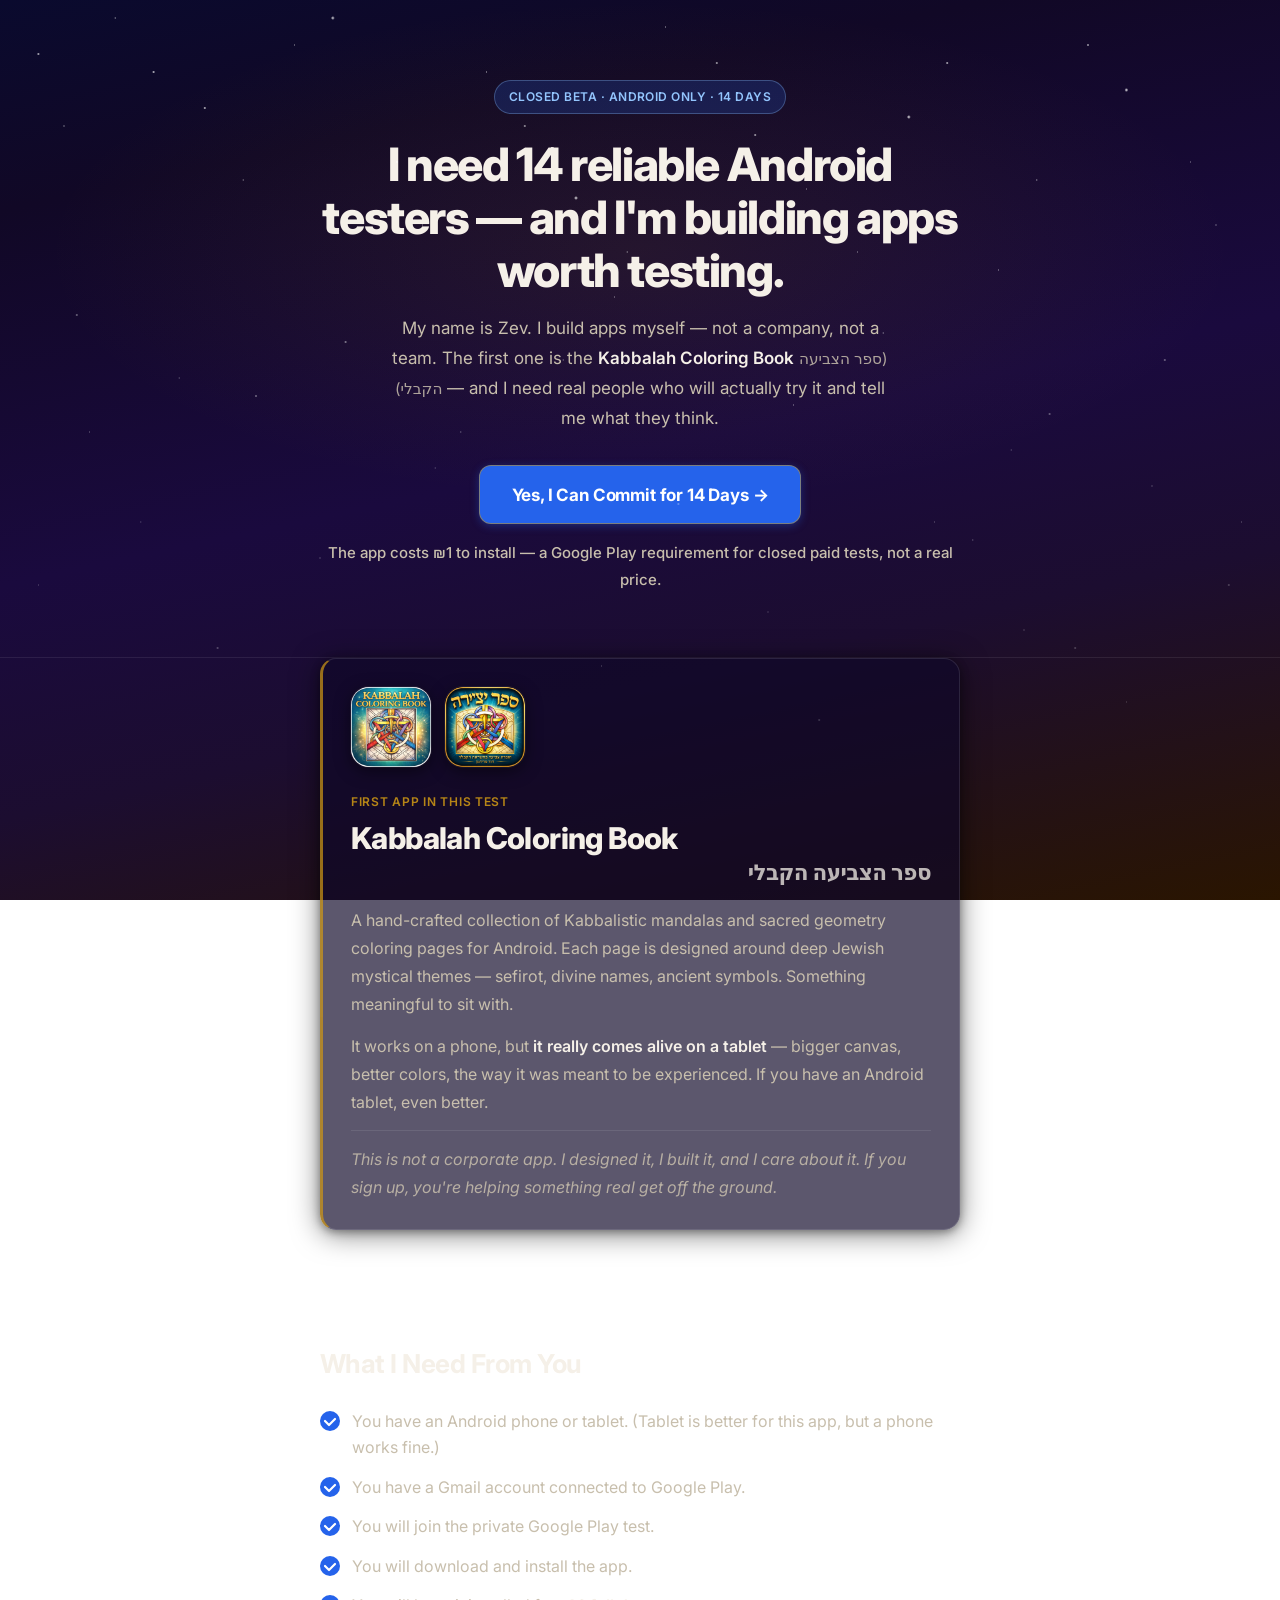
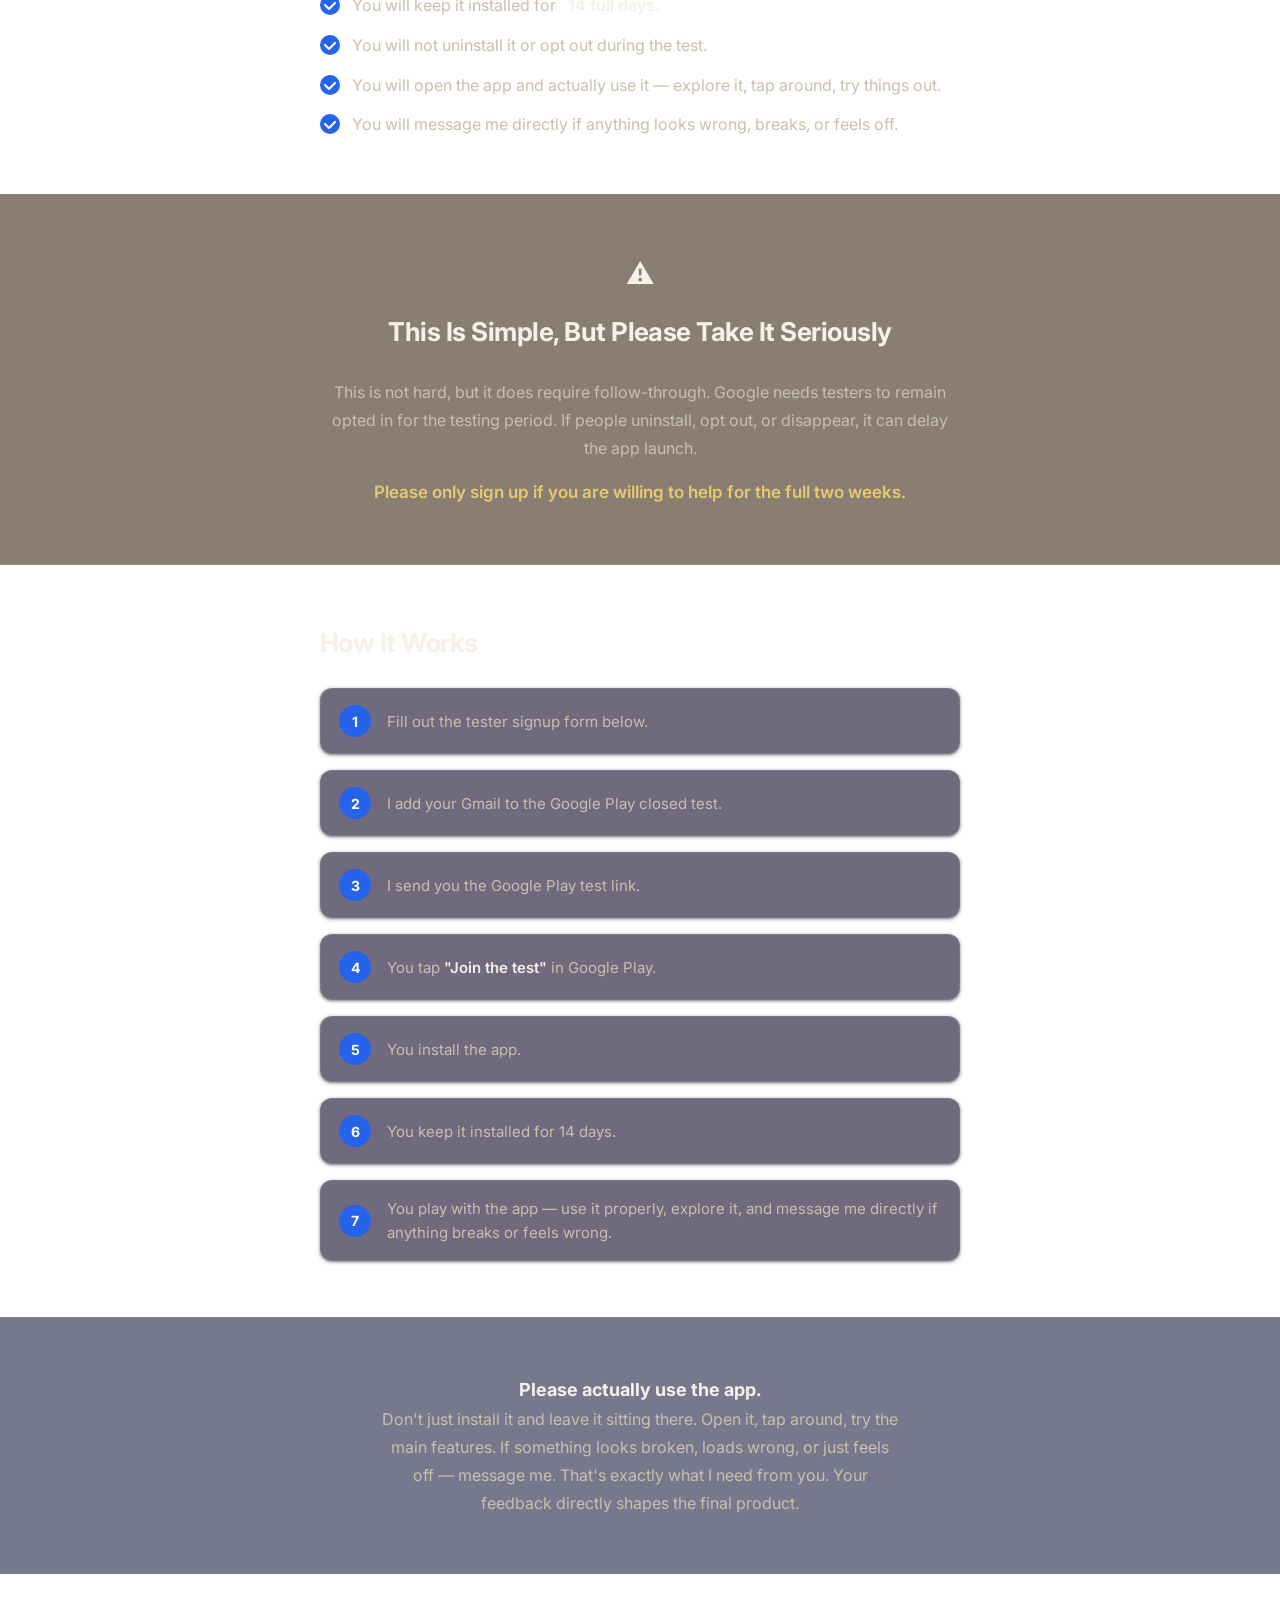
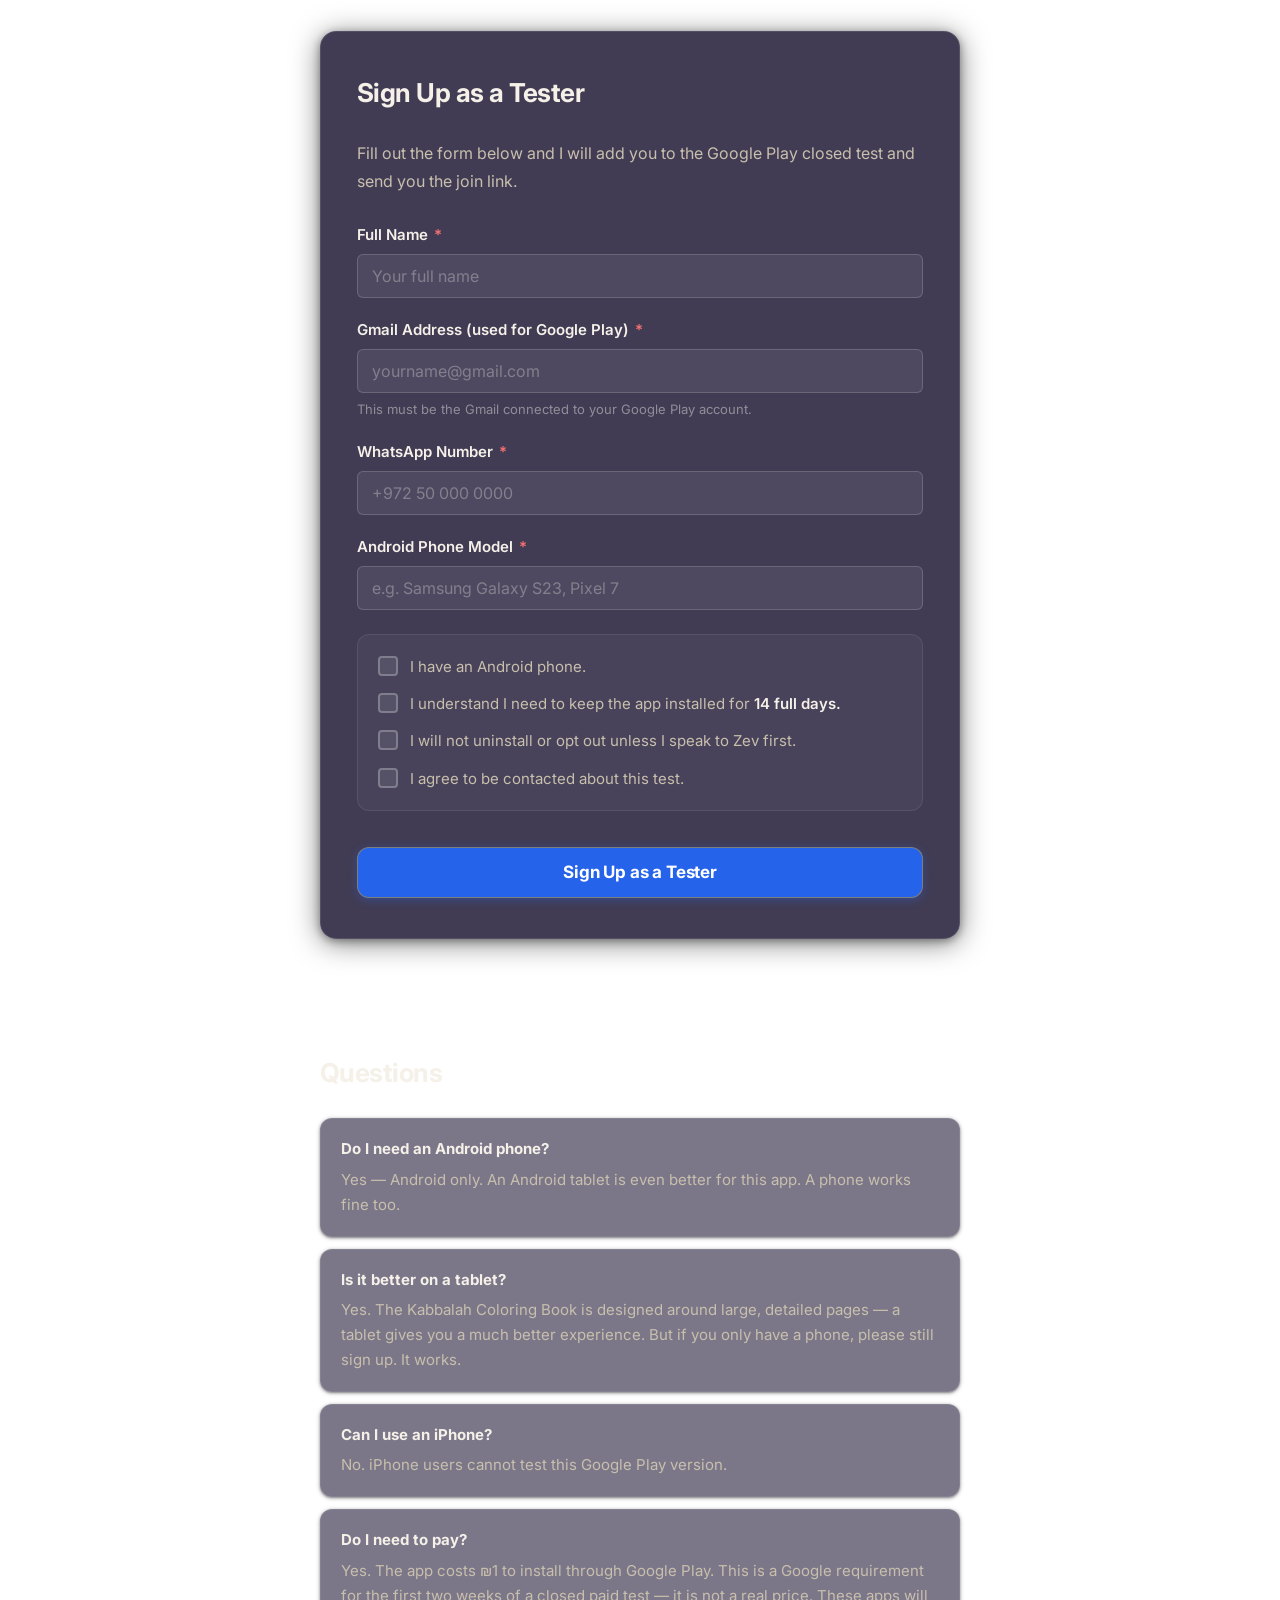
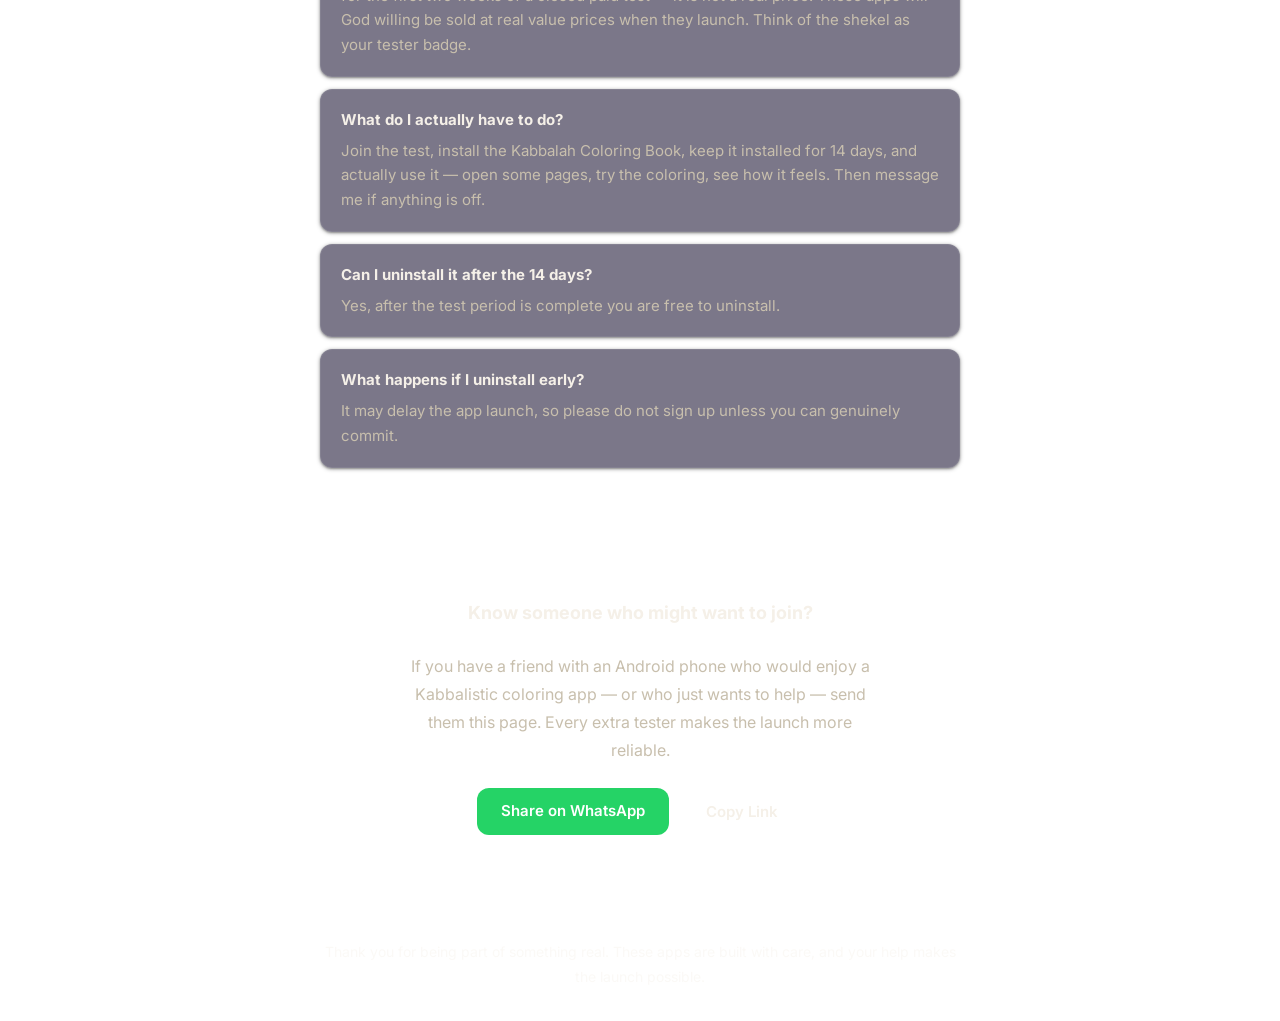
<file: index.html>
<!DOCTYPE html>
<html lang="en">
<head>
  <meta charset="UTF-8" />
  <meta name="viewport" content="width=device-width, initial-scale=1.0" />
  <meta name="description" content="Sign up to be a closed Android beta tester for 14 days on Google Play." />
  <title>Help Test My Android App for 14 Days</title>
  <link rel="preconnect" href="https://fonts.googleapis.com" />
  <link rel="preconnect" href="https://fonts.gstatic.com" crossorigin />
  <link href="https://fonts.googleapis.com/css2?family=Inter:wght@400;500;600;700;800&display=swap" rel="stylesheet" />
  <link rel="stylesheet" href="styles.css" />
</head>
<body>

  <div class="cosmic-bg" aria-hidden="true"></div>

  <!-- ─── HERO ─────────────────────────────────────────────────────────────── -->
  <header class="hero">
    <div class="container">
      <span class="badge">Closed Beta · Android Only · 14 Days</span>
      <h1>I need 14 reliable Android testers — and I'm building apps worth testing.</h1>
      <p class="subheadline">
        My name is Zev. I build apps myself — not a company, not a team.
        The first one is the <strong>Kabbalah Coloring Book</strong>
        <span class="hebrew" lang="he">(ספר הצביעה הקבלי)</span> —
        and I need real people who will actually try it and tell me what they think.
      </p>
      <a href="#signup" class="btn-primary">Yes, I Can Commit for 14 Days →</a>
      <p class="hero-note">
        The app costs ₪1 to install — a Google Play requirement for closed paid tests, not a real price.
      </p>
    </div>
  </header>

  <main>

    <!-- ─── ABOUT THE APP ────────────────────────────────────────────────── -->
    <section class="section section-app-intro">
      <div class="container">
        <div class="app-card">
          <div class="app-icons">
            <img src="icon-en.png" alt="Kabbalah Coloring Book" class="app-icon" width="80" height="80" />
            <img src="icon-he.png" alt="ספר הצביעה הקבלי" class="app-icon" width="80" height="80" />
          </div>
          <div class="app-card-header">
            <span class="app-label">First app in this test</span>
            <h2 class="app-title">Kabbalah Coloring Book<br><span class="app-title-he" lang="he">ספר הצביעה הקבלי</span></h2>
          </div>
          <p>A hand-crafted collection of Kabbalistic mandalas and sacred geometry coloring pages for Android. Each page is designed around deep Jewish mystical themes — sefirot, divine names, ancient symbols. Something meaningful to sit with.</p>
          <p>It works on a phone, but <strong>it really comes alive on a tablet</strong> — bigger canvas, better colors, the way it was meant to be experienced. If you have an Android tablet, even better.</p>
          <p class="app-personal">This is not a corporate app. I designed it, I built it, and I care about it. If you sign up, you're helping something real get off the ground.</p>
        </div>
      </div>
    </section>

    <!-- ─── WHAT I NEED ───────────────────────────────────────────────────── -->
    <section class="section" id="requirements">
      <div class="container">
        <h2>What I Need From You</h2>
        <ul class="checklist">
          <li>You have an Android phone or tablet. (Tablet is better for this app, but a phone works fine.)</li>
          <li>You have a Gmail account connected to Google Play.</li>
          <li>You will join the private Google Play test.</li>
          <li>You will download and install the app.</li>
          <li>You will keep it installed for <strong>14 full days.</strong></li>
          <li>You will not uninstall it or opt out during the test.</li>
          <li>You will open the app and actually use it — explore it, tap around, try things out.</li>
          <li>You will message me directly if anything looks wrong, breaks, or feels off.</li>
        </ul>
      </div>
    </section>

    <!-- ─── COMMITMENT NOTICE ─────────────────────────────────────────────── -->
    <section class="section section-notice" id="commitment">
      <div class="container">
        <div class="notice-card">
          <div class="notice-icon" aria-hidden="true">⚠</div>
          <h2>This Is Simple, But Please Take It Seriously</h2>
          <p>
            This is not hard, but it does require follow-through. Google needs
            testers to remain opted in for the testing period. If people
            uninstall, opt out, or disappear, it can delay the app launch.
          </p>
          <p class="notice-emphasis">
            Please only sign up if you are willing to help for the full two weeks.
          </p>
        </div>
      </div>
    </section>

    <!-- ─── HOW IT WORKS ──────────────────────────────────────────────────── -->
    <section class="section" id="how-it-works">
      <div class="container">
        <h2>How It Works</h2>
        <ol class="steps">
          <li>
            <span class="step-number">1</span>
            <span class="step-text">Fill out the tester signup form below.</span>
          </li>
          <li>
            <span class="step-number">2</span>
            <span class="step-text">I add your Gmail to the Google Play closed test.</span>
          </li>
          <li>
            <span class="step-number">3</span>
            <span class="step-text">I send you the Google Play test link.</span>
          </li>
          <li>
            <span class="step-number">4</span>
            <span class="step-text">You tap <em>"Join the test"</em> in Google Play.</span>
          </li>
          <li>
            <span class="step-number">5</span>
            <span class="step-text">You install the app.</span>
          </li>
          <li>
            <span class="step-number">6</span>
            <span class="step-text">You keep it installed for 14 days.</span>
          </li>
          <li>
            <span class="step-number">7</span>
            <span class="step-text">You play with the app — use it properly, explore it, and message me directly if anything breaks or feels wrong.</span>
          </li>
        </ol>
      </div>
    </section>

    <!-- ─── FEEDBACK CALLOUT ─────────────────────────────────────────────── -->
    <section class="section section-feedback">
      <div class="container">
        <div class="feedback-card">
          <p class="feedback-headline">Please actually use the app.</p>
          <p>Don't just install it and leave it sitting there. Open it, tap around, try the main features. If something looks broken, loads wrong, or just feels off — message me. That's exactly what I need from you. Your feedback directly shapes the final product.</p>
        </div>
      </div>
    </section>

    <!-- ─── SIGNUP FORM ───────────────────────────────────────────────────── -->
    <section class="section section-form" id="signup">
      <div class="container">
        <div class="form-card">
          <h2>Sign Up as a Tester</h2>
          <p class="form-intro">
            Fill out the form below and I will add you to the Google Play
            closed test and send you the join link.
          </p>

          <form id="signup-form" action="https://formspree.io/f/xkoaaewy" method="POST" novalidate>

            <div class="field-group">
              <label for="full-name">Full Name <span class="required" aria-hidden="true">*</span></label>
              <input
                type="text"
                id="full-name"
                name="full_name"
                placeholder="Your full name"
                autocomplete="name"
                required
              />
            </div>

            <div class="field-group">
              <label for="gmail">Gmail Address (used for Google Play) <span class="required" aria-hidden="true">*</span></label>
              <input
                type="email"
                id="gmail"
                name="gmail"
                placeholder="yourname@gmail.com"
                autocomplete="email"
                required
              />
              <span class="field-hint">This must be the Gmail connected to your Google Play account.</span>
            </div>

            <div class="field-group">
              <label for="whatsapp">WhatsApp Number <span class="required" aria-hidden="true">*</span></label>
              <input
                type="tel"
                id="whatsapp"
                name="whatsapp"
                placeholder="+972 50 000 0000"
                autocomplete="tel"
                required
              />
            </div>

            <div class="field-group">
              <label for="phone-model">Android Phone Model <span class="required" aria-hidden="true">*</span></label>
              <input
                type="text"
                id="phone-model"
                name="phone_model"
                placeholder="e.g. Samsung Galaxy S23, Pixel 7"
                required
              />
            </div>

            <div class="checkboxes">
              <label class="checkbox-label">
                <input type="checkbox" name="has_android" value="yes" required />
                <span class="checkmark" aria-hidden="true"></span>
                <span>I have an Android phone.</span>
              </label>

              <label class="checkbox-label">
                <input type="checkbox" name="commit_14_days" value="yes" required />
                <span class="checkmark" aria-hidden="true"></span>
                <span>I understand I need to keep the app installed for <strong>14 full days.</strong></span>
              </label>

              <label class="checkbox-label">
                <input type="checkbox" name="no_uninstall" value="yes" required />
                <span class="checkmark" aria-hidden="true"></span>
                <span>I will not uninstall or opt out unless I speak to Zev first.</span>
              </label>

              <label class="checkbox-label">
                <input type="checkbox" name="contact_consent" value="yes" required />
                <span class="checkmark" aria-hidden="true"></span>
                <span>I agree to be contacted about this test.</span>
              </label>
            </div>

            <div id="form-error" class="form-error hidden" role="alert">
              Please fill in all required fields and check all boxes before submitting.
            </div>

            <button type="submit" class="btn-submit" id="submit-btn">
              Sign Up as a Tester
            </button>

          </form>

          <!-- Success state -->
          <div id="success-message" class="success-message hidden" role="status">
            <div class="success-icon" aria-hidden="true">✓</div>
            <h3>Thank you.</h3>
            <p>
              I will add your Gmail to the Google Play closed test and send
              you the join link. Keep an eye on your WhatsApp and email.
            </p>
          </div>
        </div>
      </div>
    </section>

    <!-- ─── FAQ ──────────────────────────────────────────────────────────── -->
    <section class="section" id="faq">
      <div class="container">
        <h2>Questions</h2>
        <dl class="faq-list">

          <div class="faq-item">
            <dt>Do I need an Android phone?</dt>
            <dd>Yes — Android only. An Android tablet is even better for this app. A phone works fine too.</dd>
          </div>

          <div class="faq-item">
            <dt>Is it better on a tablet?</dt>
            <dd>Yes. The Kabbalah Coloring Book is designed around large, detailed pages — a tablet gives you a much better experience. But if you only have a phone, please still sign up. It works.</dd>
          </div>

          <div class="faq-item">
            <dt>Can I use an iPhone?</dt>
            <dd>No. iPhone users cannot test this Google Play version.</dd>
          </div>

          <div class="faq-item">
            <dt>Do I need to pay?</dt>
            <dd>
              Yes. The app costs ₪1 to install through Google Play. This is a
              Google requirement for the first two weeks of a closed paid test —
              it is not a real price. These apps will God willing be sold at real
              value prices when they launch. Think of the shekel as your tester
              badge.
            </dd>
          </div>

          <div class="faq-item">
            <dt>What do I actually have to do?</dt>
            <dd>
              Join the test, install the Kabbalah Coloring Book, keep it installed for 14 days,
              and actually use it — open some pages, try the coloring, see how it feels. Then
              message me if anything is off.
            </dd>
          </div>

          <div class="faq-item">
            <dt>Can I uninstall it after the 14 days?</dt>
            <dd>Yes, after the test period is complete you are free to uninstall.</dd>
          </div>

          <div class="faq-item">
            <dt>What happens if I uninstall early?</dt>
            <dd>
              It may delay the app launch, so please do not sign up unless
              you can genuinely commit.
            </dd>
          </div>

        </dl>
      </div>
    </section>

    <!-- ─── SHARE ───────────────────────────────────────────────────────────── -->
    <section class="section section-share">
      <div class="container">
        <div class="share-card">
          <p class="share-headline">Know someone who might want to join?</p>
          <p>If you have a friend with an Android phone who would enjoy a Kabbalistic coloring app — or who just wants to help — send them this page. Every extra tester makes the launch more reliable.</p>
          <div class="share-buttons">
            <a class="btn-share btn-whatsapp" href="https://wa.me/?text=Hey%2C%20my%20friend%20Zev%20is%20launching%20a%20Kabbalah%20Coloring%20Book%20app%20and%20needs%20Android%20testers%20for%2014%20days.%20Sign%20up%20here%3A%20https%3A%2F%2Ftesters.thehonuway.com" target="_blank" rel="noopener">
              Share on WhatsApp
            </a>
            <button class="btn-share btn-copy" id="copy-link-btn" type="button">
              Copy Link
            </button>
          </div>
        </div>
      </div>
    </section>

  </main>

  <!-- ─── FOOTER ───────────────────────────────────────────────────────────── -->
  <footer class="footer">
    <div class="container">
      <p>Thank you for being part of something real. These apps are built with care, and your help makes the launch possible.</p>
    </div>
  </footer>

  <script src="script.js"></script>
</body>
</html>
</file>
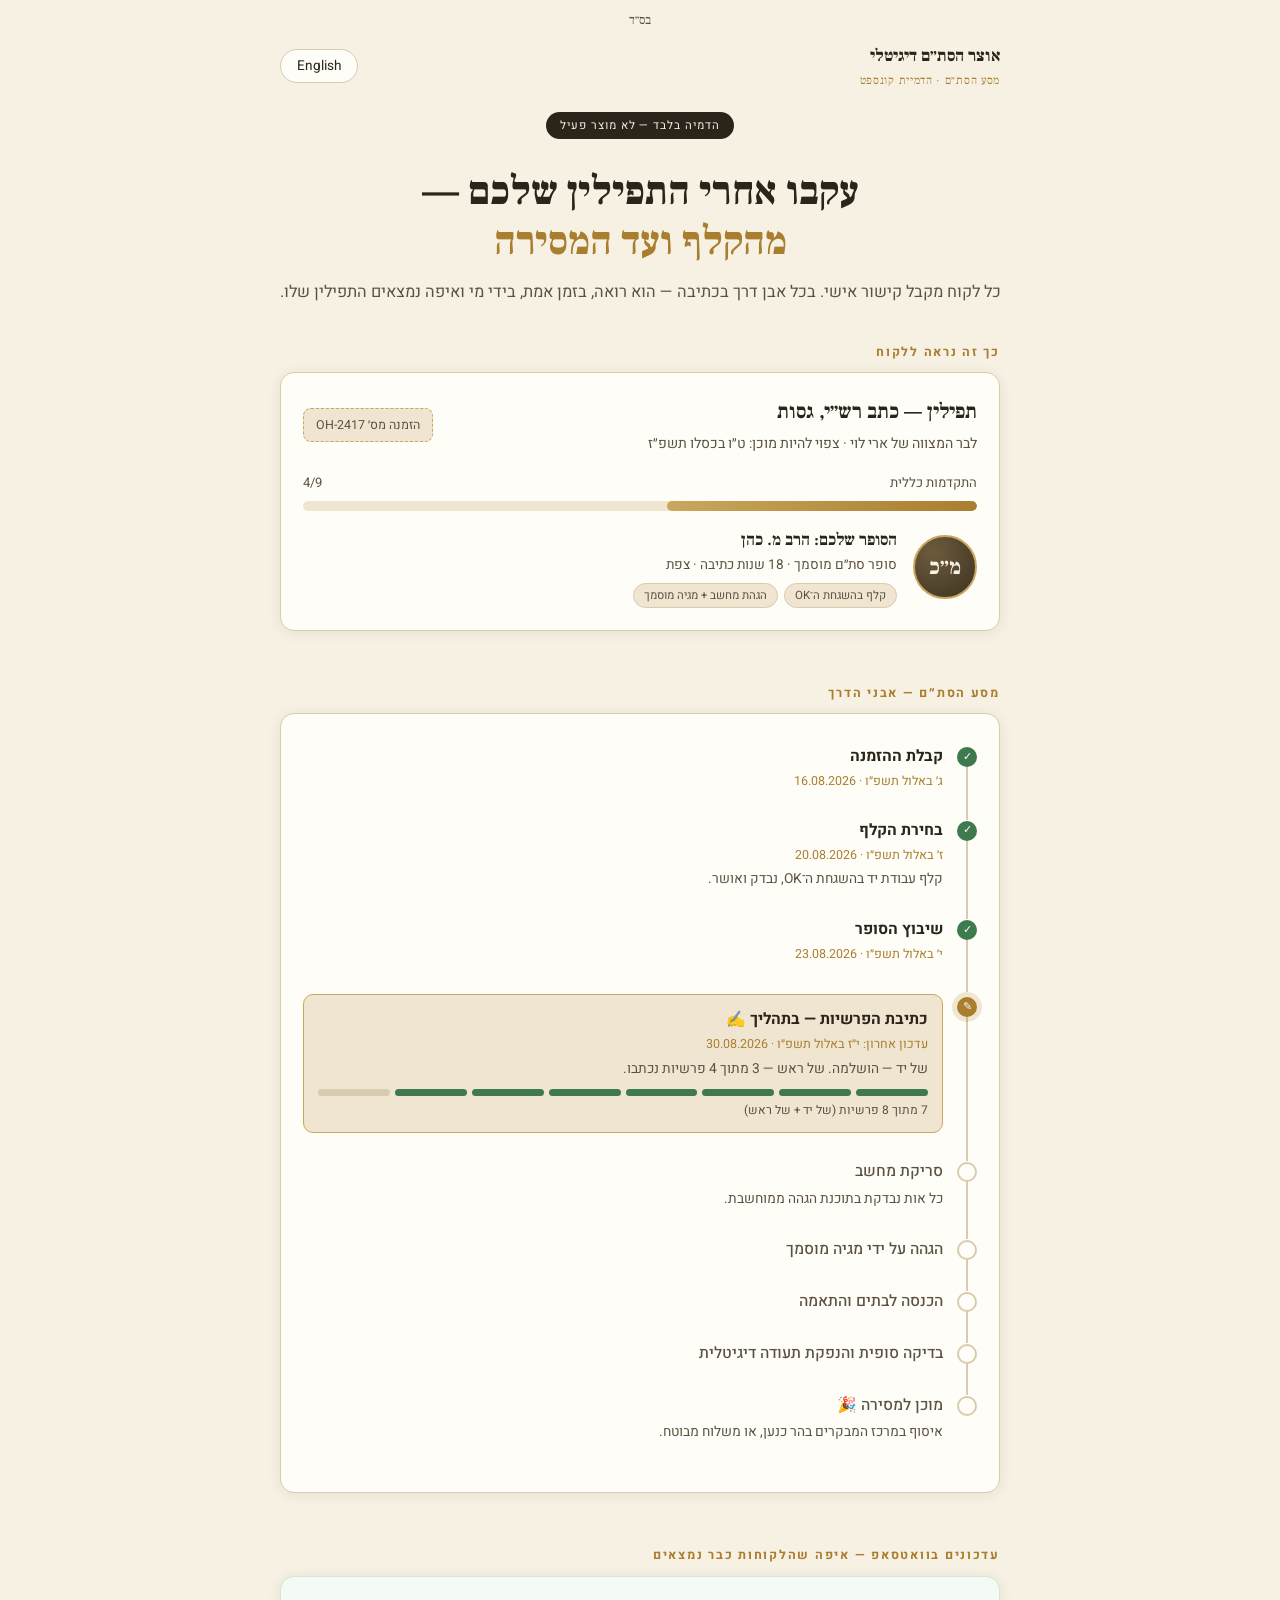
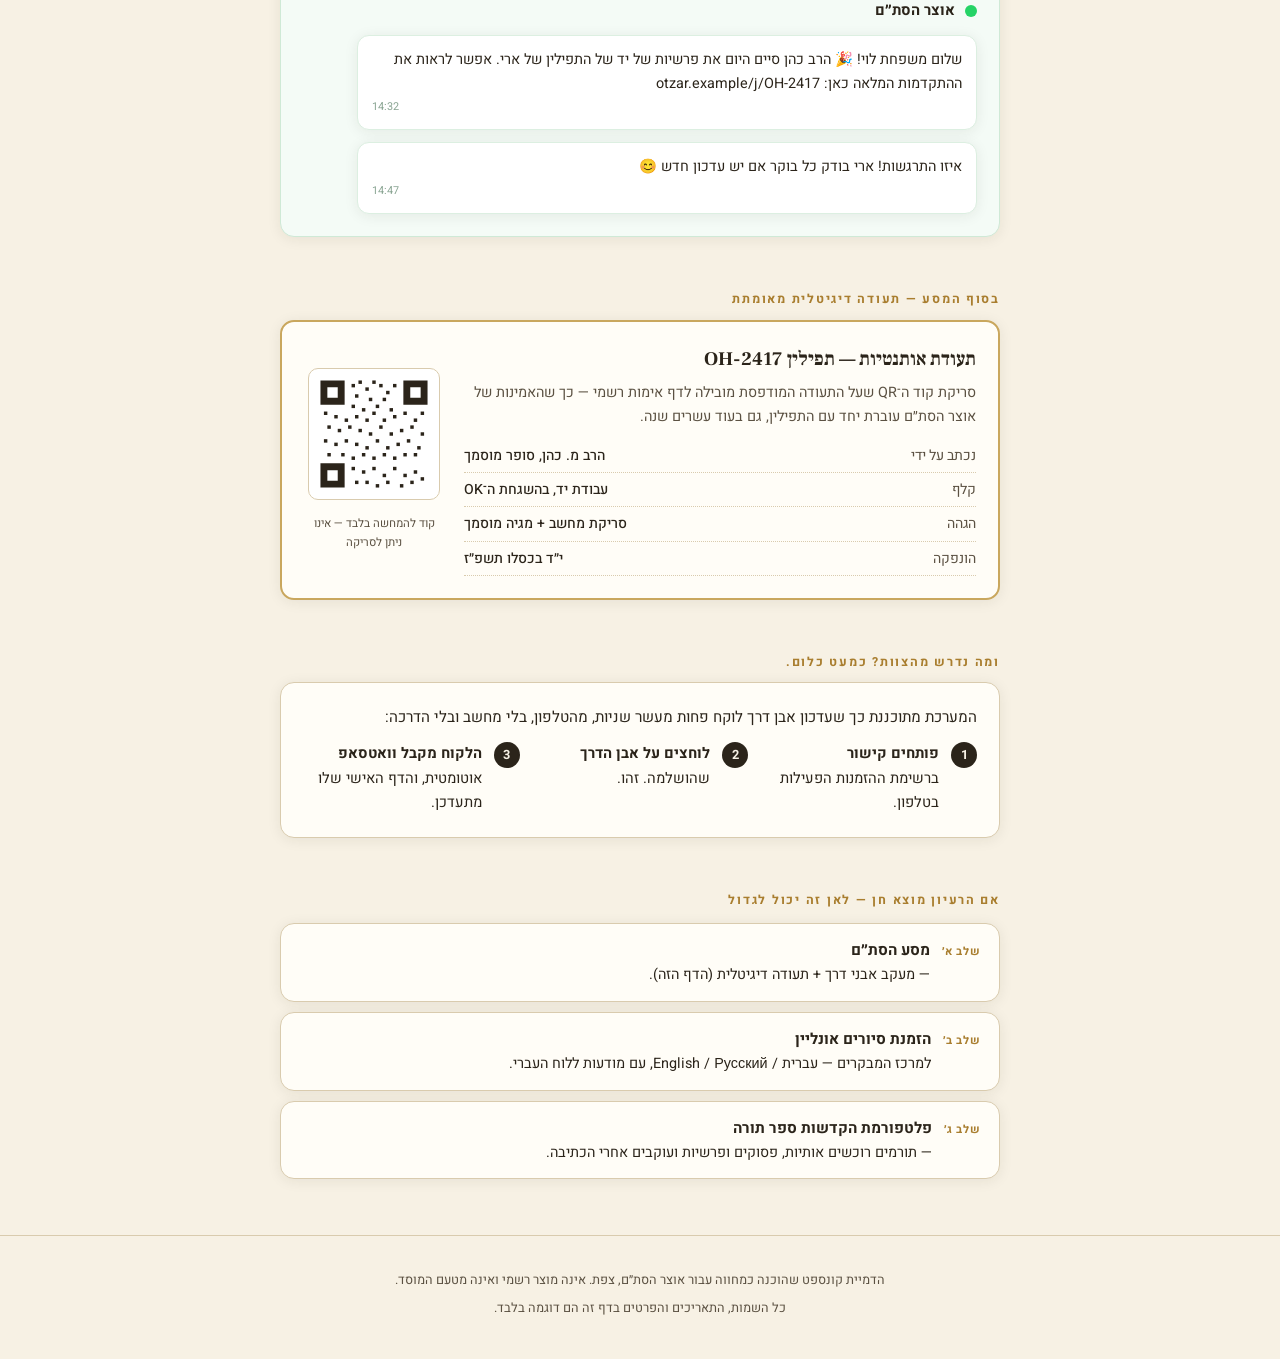
<file: otzar-hastam/index.html>
<!DOCTYPE html>
<html lang="he" dir="rtl">
<head>
  <meta charset="UTF-8" />
  <meta name="viewport" content="width=device-width, initial-scale=1.0" />
  <meta name="description" content="אוצר הסת״ם דיגיטלי — מסע הסת״ם: עקבו אחרי כתיבת התפילין שלכם, מהקלף ועד המסירה. הדמיית קונספט." />
  <title>מסע הסת״ם — אוצר הסת״ם דיגיטלי · הדמיית קונספט</title>
  <link rel="preconnect" href="https://fonts.googleapis.com" />
  <link rel="preconnect" href="https://fonts.gstatic.com" crossorigin />
  <link href="https://fonts.googleapis.com/css2?family=Frank+Ruhl+Libre:wght@400;500;700;900&family=Heebo:wght@400;500;700&display=swap" rel="stylesheet" />
  <style>
    :root {
      --parchment: #f7f1e4;
      --parchment-deep: #efe5d0;
      --ink: #2b241a;
      --ink-soft: #5b5142;
      --gold: #a97e2f;
      --gold-soft: #c9a75e;
      --done: #3e7a4e;
      --line: #d9cbae;
      --card: #fffdf7;
      --whatsapp: #25d366;
      --radius: 14px;
      --shadow: 0 2px 14px rgba(43, 36, 26, 0.08);
    }
    * { margin: 0; padding: 0; box-sizing: border-box; }
    body {
      background: var(--parchment);
      color: var(--ink);
      font-family: 'Heebo', 'Frank Ruhl Libre', sans-serif;
      line-height: 1.65;
    }
    h1, h2, h3, .serif { font-family: 'Frank Ruhl Libre', serif; }
    .container { max-width: 760px; margin: 0 auto; padding: 0 20px; }

    /* language toggle: html.en hides .he, shows .en */
    .en { display: none; }
    html.lang-en .en { display: revert; }
    html.lang-en .he { display: none; }

    .bsd {
      text-align: center; font-size: 0.8rem; color: var(--ink-soft);
      padding-top: 10px;
    }

    .topbar {
      display: flex; justify-content: space-between; align-items: center;
      padding: 12px 0;
    }
    .brand { font-family: 'Frank Ruhl Libre', serif; font-weight: 900; font-size: 1.05rem; }
    .brand small { display: block; font-weight: 400; font-size: 0.72rem; color: var(--gold); letter-spacing: 0.06em; }
    .lang-btn {
      border: 1px solid var(--line); background: var(--card); color: var(--ink);
      border-radius: 999px; padding: 6px 16px; font-size: 0.85rem; cursor: pointer;
      font-family: inherit;
    }
    .lang-btn:hover { border-color: var(--gold); }

    .concept-badge {
      display: block; width: fit-content; margin: 10px auto 0;
      background: var(--ink); color: var(--parchment);
      font-size: 0.72rem; letter-spacing: 0.08em;
      padding: 4px 14px; border-radius: 999px;
    }

    .hero { text-align: center; padding: 28px 0 10px; }
    .hero h1 { font-size: 2rem; font-weight: 900; line-height: 1.25; }
    .hero h1 em { font-style: normal; color: var(--gold); }
    .hero p { margin-top: 12px; color: var(--ink-soft); font-size: 1.02rem; }

    .section { padding: 26px 0; }
    .section-title {
      font-size: 0.78rem; letter-spacing: 0.14em; color: var(--gold);
      text-transform: uppercase; margin-bottom: 10px; font-weight: 700;
    }

    .card {
      background: var(--card); border: 1px solid var(--line);
      border-radius: var(--radius); box-shadow: var(--shadow);
      padding: 22px;
    }

    /* order header card */
    .order-head { display: flex; flex-wrap: wrap; gap: 16px; justify-content: space-between; align-items: center; }
    .order-head h2 { font-size: 1.3rem; font-weight: 700; }
    .order-meta { font-size: 0.88rem; color: var(--ink-soft); margin-top: 2px; }
    .order-id {
      font-size: 0.78rem; background: var(--parchment-deep); border: 1px dashed var(--gold-soft);
      padding: 6px 12px; border-radius: 8px; color: var(--ink-soft); white-space: nowrap;
    }
    .progress-wrap { margin-top: 18px; }
    .progress-label { display: flex; justify-content: space-between; font-size: 0.82rem; color: var(--ink-soft); margin-bottom: 6px; }
    .progress-bar { height: 10px; background: var(--parchment-deep); border-radius: 999px; overflow: hidden; }
    .progress-fill { height: 100%; width: 46%; border-radius: 999px; background: linear-gradient(90deg, var(--gold-soft), var(--gold)); }

    /* sofer card */
    .sofer { display: flex; gap: 16px; align-items: center; margin-top: 16px; }
    .avatar {
      width: 64px; height: 64px; border-radius: 50%; flex-shrink: 0;
      background: radial-gradient(circle at 30% 25%, #6d5b3d, #3d3222);
      color: var(--parchment); display: flex; align-items: center; justify-content: center;
      font-family: 'Frank Ruhl Libre', serif; font-size: 1.4rem; font-weight: 700;
      border: 2px solid var(--gold-soft);
    }
    .sofer h3 { font-size: 1.05rem; }
    .sofer p { font-size: 0.85rem; color: var(--ink-soft); }
    .cert-chips { display: flex; flex-wrap: wrap; gap: 6px; margin-top: 6px; }
    .chip {
      font-size: 0.72rem; background: var(--parchment-deep); color: var(--ink-soft);
      border-radius: 999px; padding: 2px 10px; border: 1px solid var(--line);
    }

    /* timeline */
    .timeline { list-style: none; margin-top: 8px; }
    .timeline li {
      position: relative; padding: 0 34px 26px 0; /* rtl: dot on right */
    }
    html.lang-en .timeline li { padding: 0 0 26px 34px; }
    .timeline li::before {
      content: ''; position: absolute; top: 22px; bottom: -2px; right: 9px;
      width: 2px; background: var(--line);
    }
    html.lang-en .timeline li::before { right: auto; left: 9px; }
    .timeline li:last-child::before { display: none; }
    .dot {
      position: absolute; top: 3px; right: 0; width: 20px; height: 20px;
      border-radius: 50%; border: 2px solid var(--line); background: var(--card);
      display: flex; align-items: center; justify-content: center;
      font-size: 0.7rem; color: #fff;
    }
    html.lang-en .dot { right: auto; left: 0; }
    li.done .dot { background: var(--done); border-color: var(--done); }
    li.done .dot::after { content: '✓'; }
    li.current .dot { border-color: var(--gold); background: var(--gold); box-shadow: 0 0 0 5px rgba(169, 126, 47, 0.18); }
    li.current .dot::after { content: '✎'; }
    .m-title { font-weight: 700; font-size: 0.98rem; }
    li.pending .m-title { color: var(--ink-soft); font-weight: 500; }
    .m-date { font-size: 0.78rem; color: var(--gold); margin-top: 1px; }
    .m-note { font-size: 0.86rem; color: var(--ink-soft); margin-top: 3px; }
    li.current .m-body {
      background: var(--parchment-deep); border: 1px solid var(--gold-soft);
      border-radius: 10px; padding: 12px 14px; margin-top: 4px;
    }
    .sub-progress { display: flex; gap: 5px; margin-top: 8px; }
    .sub-progress span {
      flex: 1; height: 7px; border-radius: 999px; background: var(--line);
    }
    .sub-progress span.f { background: var(--done); }
    .sub-progress span.h { background: linear-gradient(90deg, var(--done) 50%, var(--line) 50%); }
    .sub-caption { font-size: 0.75rem; color: var(--ink-soft); margin-top: 5px; }

    /* whatsapp mock */
    .wa-card { border-color: #cfe9d6; background: #f4fbf6; }
    .wa-bubble {
      background: #fff; border-radius: 12px; padding: 12px 14px; margin-top: 12px;
      box-shadow: var(--shadow); font-size: 0.9rem; max-width: 92%;
      border: 1px solid #dcefe1; position: relative;
    }
    .wa-bubble .time { display: block; font-size: 0.68rem; color: #8aa593; text-align: left; margin-top: 4px; }
    html.lang-en .wa-bubble .time { text-align: right; }
    .wa-head { display: flex; align-items: center; gap: 10px; }
    .wa-dot { width: 12px; height: 12px; border-radius: 50%; background: var(--whatsapp); }
    .wa-head strong { font-size: 0.92rem; }

    /* certificate */
    .cert-card {
      border: 2px solid var(--gold-soft); background:
        linear-gradient(var(--card), var(--card)) padding-box;
      position: relative; overflow: hidden;
    }
    .cert-inner { display: flex; flex-wrap: wrap; gap: 20px; align-items: center; }
    .cert-text { flex: 1 1 300px; }
    .cert-text h3 { font-size: 1.2rem; margin-bottom: 6px; }
    .cert-rows { margin-top: 10px; font-size: 0.88rem; }
    .cert-rows div { display: flex; justify-content: space-between; gap: 12px; padding: 5px 0; border-bottom: 1px dotted var(--line); }
    .cert-rows dt { color: var(--ink-soft); }
    .cert-rows dd { font-weight: 500; text-align: left; }
    html.lang-en .cert-rows dd { text-align: right; }
    .qr-box { text-align: center; }
    .qr-box svg { background: #fff; border: 1px solid var(--line); border-radius: 10px; padding: 8px; }
    .qr-box p { font-size: 0.72rem; color: var(--ink-soft); margin-top: 6px; max-width: 140px; }

    /* staff simplicity */
    .staff-steps { display: grid; gap: 12px; margin-top: 12px; }
    .staff-step { display: flex; gap: 12px; align-items: flex-start; }
    .staff-num {
      width: 26px; height: 26px; border-radius: 50%; flex-shrink: 0;
      background: var(--ink); color: var(--parchment); font-size: 0.8rem;
      display: flex; align-items: center; justify-content: center; font-weight: 700;
    }
    .staff-step p { font-size: 0.92rem; }
    .staff-step p strong { display: block; }

    /* roadmap */
    .roadmap { display: grid; gap: 10px; margin-top: 12px; }
    .roadmap .card { padding: 14px 18px; display: flex; gap: 12px; align-items: baseline; }
    .phase-tag { font-size: 0.7rem; color: var(--gold); font-weight: 700; letter-spacing: 0.08em; white-space: nowrap; }
    .roadmap p { font-size: 0.9rem; }
    .roadmap p strong { display: block; font-size: 0.95rem; }

    .footer {
      text-align: center; padding: 34px 20px 40px; color: var(--ink-soft);
      font-size: 0.8rem; border-top: 1px solid var(--line); margin-top: 30px;
    }
    .footer p + p { margin-top: 6px; }

    @media (min-width: 620px) {
      .hero h1 { font-size: 2.5rem; }
      .staff-steps { grid-template-columns: 1fr 1fr 1fr; }
    }
  </style>
</head>
<body>

  <div class="bsd serif">בס״ד</div>

  <div class="container">
    <div class="topbar">
      <div class="brand">
        <span class="he">אוצר הסת״ם דיגיטלי</span>
        <span class="en">Otzar HaSTaM Digital</span>
        <small>
          <span class="he">מסע הסת״ם · הדמיית קונספט</span>
          <span class="en">The STaM Journey · Concept Mockup</span>
        </small>
      </div>
      <button class="lang-btn" id="lang-toggle" type="button">
        <span class="he">English</span>
        <span class="en">עברית</span>
      </button>
    </div>
  </div>

  <span class="concept-badge">
    <span class="he">הדמיה בלבד — לא מוצר פעיל</span>
    <span class="en">MOCKUP ONLY — NOT A LIVE PRODUCT</span>
  </span>

  <header class="hero container">
    <h1>
      <span class="he">עקבו אחרי התפילין שלכם —<br /><em>מהקלף ועד המסירה</em></span>
      <span class="en">Follow your tefillin —<br /><em>from the klaf to your hands</em></span>
    </h1>
    <p>
      <span class="he">כל לקוח מקבל קישור אישי. בכל אבן דרך בכתיבה — הוא רואה, בזמן אמת, בידי מי ואיפה נמצאים התפילין שלו.</span>
      <span class="en">Every customer gets a personal link. At every milestone of the writing, they see — in real time — who is working on their tefillin and where it stands.</span>
    </p>
  </header>

  <main class="container">

    <!-- ORDER CARD -->
    <section class="section">
      <div class="section-title">
        <span class="he">כך זה נראה ללקוח</span>
        <span class="en">What the customer sees</span>
      </div>
      <div class="card">
        <div class="order-head">
          <div>
            <h2>
              <span class="he">תפילין — כתב רש״י, גסות</span>
              <span class="en">Tefillin — Ksav Rashi, Gassos</span>
            </h2>
            <p class="order-meta">
              <span class="he">לבר המצווה של ארי לוי · צפוי להיות מוכן: ט״ו בכסלו תשפ״ז</span>
              <span class="en">For Ari Levi's bar mitzvah · Expected ready: 15 Kislev 5787</span>
            </p>
          </div>
          <span class="order-id">
            <span class="he">הזמנה מס׳ OH-2417</span>
            <span class="en">Order № OH-2417</span>
          </span>
        </div>

        <div class="progress-wrap">
          <div class="progress-label">
            <span>
              <span class="he">התקדמות כללית</span>
              <span class="en">Overall progress</span>
            </span>
            <span>4/9</span>
          </div>
          <div class="progress-bar"><div class="progress-fill"></div></div>
        </div>

        <div class="sofer">
          <div class="avatar serif">מ״כ</div>
          <div>
            <h3>
              <span class="he">הסופר שלכם: הרב מ. כהן</span>
              <span class="en">Your sofer: Rabbi M. Cohen</span>
            </h3>
            <p>
              <span class="he">סופר סת״ם מוסמך · 18 שנות כתיבה · צפת</span>
              <span class="en">Certified sofer STaM · 18 years of writing · Tzfat</span>
            </p>
            <div class="cert-chips">
              <span class="chip">
                <span class="he">קלף בהשגחת ה־OK</span>
                <span class="en">OK-supervised klaf</span>
              </span>
              <span class="chip">
                <span class="he">הגהת מחשב + מגיה מוסמך</span>
                <span class="en">Computer scan + certified magiha</span>
              </span>
            </div>
          </div>
        </div>
      </div>
    </section>

    <!-- TIMELINE -->
    <section class="section">
      <div class="section-title">
        <span class="he">מסע הסת״ם — אבני הדרך</span>
        <span class="en">The STaM Journey — milestones</span>
      </div>
      <div class="card">
        <ol class="timeline">

          <li class="done">
            <span class="dot"></span>
            <div class="m-body">
              <p class="m-title">
                <span class="he">קבלת ההזמנה</span>
                <span class="en">Order received</span>
              </p>
              <p class="m-date">
                <span class="he">ג׳ באלול תשפ״ו · 16.08.2026</span>
                <span class="en">3 Elul 5786 · Aug 16, 2026</span>
              </p>
            </div>
          </li>

          <li class="done">
            <span class="dot"></span>
            <div class="m-body">
              <p class="m-title">
                <span class="he">בחירת הקלף</span>
                <span class="en">Klaf selected</span>
              </p>
              <p class="m-date">
                <span class="he">ז׳ באלול תשפ״ו · 20.08.2026</span>
                <span class="en">7 Elul 5786 · Aug 20, 2026</span>
              </p>
              <p class="m-note">
                <span class="he">קלף עבודת יד בהשגחת ה־OK, נבדק ואושר.</span>
                <span class="en">Handmade OK-supervised klaf, inspected and approved.</span>
              </p>
            </div>
          </li>

          <li class="done">
            <span class="dot"></span>
            <div class="m-body">
              <p class="m-title">
                <span class="he">שיבוץ הסופר</span>
                <span class="en">Sofer assigned</span>
              </p>
              <p class="m-date">
                <span class="he">י׳ באלול תשפ״ו · 23.08.2026</span>
                <span class="en">10 Elul 5786 · Aug 23, 2026</span>
              </p>
            </div>
          </li>

          <li class="current">
            <span class="dot"></span>
            <div class="m-body">
              <p class="m-title">
                <span class="he">כתיבת הפרשיות — בתהליך ✍️</span>
                <span class="en">Writing the parshiyos — in progress ✍️</span>
              </p>
              <p class="m-date">
                <span class="he">עדכון אחרון: י״ז באלול תשפ״ו · 30.08.2026</span>
                <span class="en">Last update: 17 Elul 5786 · Aug 30, 2026</span>
              </p>
              <p class="m-note">
                <span class="he">של יד — הושלמה. של ראש — 3 מתוך 4 פרשיות נכתבו.</span>
                <span class="en">Shel yad — complete. Shel rosh — 3 of 4 parshiyos written.</span>
              </p>
              <div class="sub-progress">
                <span class="f"></span><span class="f"></span><span class="f"></span>
                <span class="f"></span><span class="f"></span><span class="f"></span>
                <span class="f"></span><span></span>
              </div>
              <p class="sub-caption">
                <span class="he">7 מתוך 8 פרשיות (של יד + של ראש)</span>
                <span class="en">7 of 8 parshiyos (shel yad + shel rosh)</span>
              </p>
            </div>
          </li>

          <li class="pending">
            <span class="dot"></span>
            <div class="m-body">
              <p class="m-title">
                <span class="he">סריקת מחשב</span>
                <span class="en">Computer scan check</span>
              </p>
              <p class="m-note">
                <span class="he">כל אות נבדקת בתוכנת הגהה ממוחשבת.</span>
                <span class="en">Every letter checked by computerized proofing software.</span>
              </p>
            </div>
          </li>

          <li class="pending">
            <span class="dot"></span>
            <div class="m-body">
              <p class="m-title">
                <span class="he">הגהה על ידי מגיה מוסמך</span>
                <span class="en">Review by a certified magiha</span>
              </p>
            </div>
          </li>

          <li class="pending">
            <span class="dot"></span>
            <div class="m-body">
              <p class="m-title">
                <span class="he">הכנסה לבתים והתאמה</span>
                <span class="en">Insertion into the batim &amp; fitting</span>
              </p>
            </div>
          </li>

          <li class="pending">
            <span class="dot"></span>
            <div class="m-body">
              <p class="m-title">
                <span class="he">בדיקה סופית והנפקת תעודה דיגיטלית</span>
                <span class="en">Final inspection &amp; digital certificate issued</span>
              </p>
            </div>
          </li>

          <li class="pending">
            <span class="dot"></span>
            <div class="m-body">
              <p class="m-title">
                <span class="he">מוכן למסירה 🎉</span>
                <span class="en">Ready for pickup 🎉</span>
              </p>
              <p class="m-note">
                <span class="he">איסוף במרכז המבקרים בהר כנען, או משלוח מבוטח.</span>
                <span class="en">Pickup at the Mount Canaan visitors center, or insured delivery.</span>
              </p>
            </div>
          </li>

        </ol>
      </div>
    </section>

    <!-- WHATSAPP -->
    <section class="section">
      <div class="section-title">
        <span class="he">עדכונים בוואטסאפ — איפה שהלקוחות כבר נמצאים</span>
        <span class="en">WhatsApp updates — where customers already are</span>
      </div>
      <div class="card wa-card">
        <div class="wa-head">
          <span class="wa-dot"></span>
          <strong>
            <span class="he">אוצר הסת״ם</span>
            <span class="en">Otzar HaSTaM</span>
          </strong>
        </div>
        <div class="wa-bubble">
          <span class="he">שלום משפחת לוי! 🎉 הרב כהן סיים היום את פרשיות של יד של התפילין של ארי. אפשר לראות את ההתקדמות המלאה כאן: otzar.example/j/OH-2417</span>
          <span class="en">Hello Levi family! 🎉 Rabbi Cohen finished the shel yad parshiyos of Ari's tefillin today. See the full progress here: otzar.example/j/OH-2417</span>
          <span class="time">14:32</span>
        </div>
        <div class="wa-bubble">
          <span class="he">איזו התרגשות! ארי בודק כל בוקר אם יש עדכון חדש 😊</span>
          <span class="en">So exciting! Ari checks every morning for a new update 😊</span>
          <span class="time">14:47</span>
        </div>
      </div>
    </section>

    <!-- CERTIFICATE -->
    <section class="section">
      <div class="section-title">
        <span class="he">בסוף המסע — תעודה דיגיטלית מאומתת</span>
        <span class="en">At the journey's end — a verified digital certificate</span>
      </div>
      <div class="card cert-card">
        <div class="cert-inner">
          <div class="cert-text">
            <h3>
              <span class="he">תעודת אותנטיות — תפילין OH-2417</span>
              <span class="en">Certificate of Authenticity — Tefillin OH-2417</span>
            </h3>
            <p style="font-size:0.9rem; color:var(--ink-soft);">
              <span class="he">סריקת קוד ה־QR שעל התעודה המודפסת מובילה לדף אימות רשמי — כך שהאמינות של אוצר הסת״ם עוברת יחד עם התפילין, גם בעוד עשרים שנה.</span>
              <span class="en">Scanning the QR on the printed certificate opens an official verification page — so Otzar HaSTaM's credibility travels with the tefillin, even twenty years from now.</span>
            </p>
            <dl class="cert-rows">
              <div>
                <dt><span class="he">נכתב על ידי</span><span class="en">Written by</span></dt>
                <dd><span class="he">הרב מ. כהן, סופר מוסמך</span><span class="en">Rabbi M. Cohen, certified sofer</span></dd>
              </div>
              <div>
                <dt><span class="he">קלף</span><span class="en">Klaf</span></dt>
                <dd><span class="he">עבודת יד, בהשגחת ה־OK</span><span class="en">Handmade, OK supervision</span></dd>
              </div>
              <div>
                <dt><span class="he">הגהה</span><span class="en">Proofing</span></dt>
                <dd><span class="he">סריקת מחשב + מגיה מוסמך</span><span class="en">Computer scan + certified magiha</span></dd>
              </div>
              <div>
                <dt><span class="he">הונפקה</span><span class="en">Issued</span></dt>
                <dd><span class="he">י״ד בכסלו תשפ״ז</span><span class="en">14 Kislev 5787</span></dd>
              </div>
            </dl>
          </div>
          <div class="qr-box">
            <svg width="132" height="132" viewBox="0 0 33 33" aria-hidden="true">
              <rect width="33" height="33" fill="#fff"/>
              <g fill="#2b241a">
                <!-- finder patterns -->
                <path d="M1 1h7v7H1zM3 3h3v3H3z" fill-rule="evenodd"/>
                <path d="M25 1h7v7h-7zM27 3h3v3h-3z" fill-rule="evenodd"/>
                <path d="M1 25h7v7H1zM3 27h3v3H3z" fill-rule="evenodd"/>
                <!-- data modules (decorative) -->
                <rect x="10" y="2" width="1" height="1"/><rect x="12" y="1" width="1" height="1"/>
                <rect x="14" y="3" width="1" height="1"/><rect x="16" y="1" width="1" height="1"/>
                <rect x="18" y="2" width="1" height="1"/><rect x="20" y="4" width="1" height="1"/>
                <rect x="22" y="2" width="1" height="1"/><rect x="11" y="5" width="1" height="1"/>
                <rect x="15" y="6" width="1" height="1"/><rect x="19" y="6" width="1" height="1"/>
                <rect x="10" y="8" width="1" height="1"/><rect x="13" y="9" width="1" height="1"/>
                <rect x="17" y="8" width="1" height="1"/><rect x="21" y="9" width="1" height="1"/>
                <rect x="2" y="10" width="1" height="1"/><rect x="5" y="11" width="1" height="1"/>
                <rect x="8" y="12" width="1" height="1"/><rect x="11" y="11" width="1" height="1"/>
                <rect x="14" y="12" width="1" height="1"/><rect x="16" y="10" width="1" height="1"/>
                <rect x="19" y="12" width="1" height="1"/><rect x="22" y="11" width="1" height="1"/>
                <rect x="25" y="10" width="1" height="1"/><rect x="28" y="12" width="1" height="1"/>
                <rect x="30" y="10" width="1" height="1"/><rect x="3" y="14" width="1" height="1"/>
                <rect x="6" y="15" width="1" height="1"/><rect x="9" y="14" width="1" height="1"/>
                <rect x="12" y="15" width="1" height="1"/><rect x="15" y="16" width="1" height="1"/>
                <rect x="18" y="14" width="1" height="1"/><rect x="21" y="16" width="1" height="1"/>
                <rect x="24" y="15" width="1" height="1"/><rect x="27" y="14" width="1" height="1"/>
                <rect x="30" y="16" width="1" height="1"/><rect x="2" y="18" width="1" height="1"/>
                <rect x="5" y="19" width="1" height="1"/><rect x="8" y="18" width="1" height="1"/>
                <rect x="11" y="19" width="1" height="1"/><rect x="14" y="20" width="1" height="1"/>
                <rect x="17" y="18" width="1" height="1"/><rect x="20" y="20" width="1" height="1"/>
                <rect x="23" y="19" width="1" height="1"/><rect x="26" y="18" width="1" height="1"/>
                <rect x="29" y="20" width="1" height="1"/><rect x="3" y="22" width="1" height="1"/>
                <rect x="7" y="22" width="1" height="1"/><rect x="10" y="23" width="1" height="1"/>
                <rect x="13" y="22" width="1" height="1"/><rect x="16" y="23" width="1" height="1"/>
                <rect x="19" y="22" width="1" height="1"/><rect x="22" y="23" width="1" height="1"/>
                <rect x="25" y="22" width="1" height="1"/><rect x="28" y="22" width="1" height="1"/>
                <rect x="10" y="26" width="1" height="1"/><rect x="13" y="27" width="1" height="1"/>
                <rect x="16" y="26" width="1" height="1"/><rect x="19" y="28" width="1" height="1"/>
                <rect x="22" y="26" width="1" height="1"/><rect x="25" y="28" width="1" height="1"/>
                <rect x="28" y="27" width="1" height="1"/><rect x="11" y="30" width="1" height="1"/>
                <rect x="14" y="30" width="1" height="1"/><rect x="17" y="31" width="1" height="1"/>
                <rect x="20" y="30" width="1" height="1"/><rect x="24" y="31" width="1" height="1"/>
                <rect x="27" y="30" width="1" height="1"/><rect x="30" y="29" width="1" height="1"/>
              </g>
            </svg>
            <p>
              <span class="he">קוד להמחשה בלבד — אינו ניתן לסריקה</span>
              <span class="en">Illustrative code only — not scannable</span>
            </p>
          </div>
        </div>
      </div>
    </section>

    <!-- STAFF -->
    <section class="section">
      <div class="section-title">
        <span class="he">ומה נדרש מהצוות? כמעט כלום.</span>
        <span class="en">And what does it ask of the staff? Almost nothing.</span>
      </div>
      <div class="card">
        <p style="font-size:0.95rem;">
          <span class="he">המערכת מתוכננת כך שעדכון אבן דרך לוקח פחות מעשר שניות, מהטלפון, בלי מחשב ובלי הדרכה:</span>
          <span class="en">The system is designed so updating a milestone takes under ten seconds, from a phone, with no computer and no training:</span>
        </p>
        <div class="staff-steps">
          <div class="staff-step">
            <span class="staff-num">1</span>
            <p>
              <span class="he"><strong>פותחים קישור</strong> ברשימת ההזמנות הפעילות בטלפון.</span>
              <span class="en"><strong>Open a link</strong> to the active-orders list on a phone.</span>
            </p>
          </div>
          <div class="staff-step">
            <span class="staff-num">2</span>
            <p>
              <span class="he"><strong>לוחצים על אבן הדרך</strong> שהושלמה. זהו.</span>
              <span class="en"><strong>Tap the milestone</strong> that was completed. That's it.</span>
            </p>
          </div>
          <div class="staff-step">
            <span class="staff-num">3</span>
            <p>
              <span class="he"><strong>הלקוח מקבל וואטסאפ</strong> אוטומטית, והדף האישי שלו מתעדכן.</span>
              <span class="en"><strong>The customer gets a WhatsApp</strong> automatically, and their page updates.</span>
            </p>
          </div>
        </div>
      </div>
    </section>

    <!-- ROADMAP -->
    <section class="section">
      <div class="section-title">
        <span class="he">אם הרעיון מוצא חן — לאן זה יכול לגדול</span>
        <span class="en">If the idea resonates — where it can grow</span>
      </div>
      <div class="roadmap">
        <div class="card">
          <span class="phase-tag">
            <span class="he">שלב א׳</span><span class="en">PHASE 1</span>
          </span>
          <p>
            <span class="he"><strong>מסע הסת״ם</strong> — מעקב אבני דרך + תעודה דיגיטלית (הדף הזה).</span>
            <span class="en"><strong>The STaM Journey</strong> — milestone tracking + digital certificate (this page).</span>
          </p>
        </div>
        <div class="card">
          <span class="phase-tag">
            <span class="he">שלב ב׳</span><span class="en">PHASE 2</span>
          </span>
          <p>
            <span class="he"><strong>הזמנת סיורים אונליין</strong> למרכז המבקרים — עברית / English / Русский, עם מודעות ללוח העברי.</span>
            <span class="en"><strong>Online tour booking</strong> for the visitors center — Hebrew / English / Russian, Hebrew-calendar aware.</span>
          </p>
        </div>
        <div class="card">
          <span class="phase-tag">
            <span class="he">שלב ג׳</span><span class="en">PHASE 3</span>
          </span>
          <p>
            <span class="he"><strong>פלטפורמת הקדשות ספר תורה</strong> — תורמים רוכשים אותיות, פסוקים ופרשיות ועוקבים אחרי הכתיבה.</span>
            <span class="en"><strong>Sefer Torah dedication platform</strong> — donors sponsor letters, verses and parshiyos, and follow the writing.</span>
          </p>
        </div>
      </div>
    </section>

  </main>

  <footer class="footer">
    <p>
      <span class="he">הדמיית קונספט שהוכנה כמחווה עבור אוצר הסת״ם, צפת. אינה מוצר רשמי ואינה מטעם המוסד.</span>
      <span class="en">A concept mockup prepared as a gesture for Otzar HaSTaM, Tzfat. Not an official product and not affiliated with the institution.</span>
    </p>
    <p>
      <span class="he">כל השמות, התאריכים והפרטים בדף זה הם דוגמה בלבד.</span>
      <span class="en">All names, dates and details on this page are sample data only.</span>
    </p>
  </footer>

  <script>
    (function () {
      var root = document.documentElement;
      var btn = document.getElementById('lang-toggle');
      function apply(lang) {
        if (lang === 'en') {
          root.classList.add('lang-en');
          root.lang = 'en';
          root.dir = 'ltr';
        } else {
          root.classList.remove('lang-en');
          root.lang = 'he';
          root.dir = 'rtl';
        }
        try { localStorage.setItem('otzar-lang', lang); } catch (e) {}
      }
      btn.addEventListener('click', function () {
        apply(root.classList.contains('lang-en') ? 'he' : 'en');
      });
      var saved = null;
      try { saved = localStorage.getItem('otzar-lang'); } catch (e) {}
      if (saved === 'en') apply('en');
    })();
  </script>

</body>
</html>
</file>
<file: styles.css>
/* ─── Reset & Base ────────────────────────────────────────────────────────── */
*, *::before, *::after {
  box-sizing: border-box;
  margin: 0;
  padding: 0;
}

:root {
  --color-bg:        #F8FAFC;
  --color-surface:   #FFFFFF;
  --color-text:      #0F172A;
  --color-muted:     #475569;
  --color-faint:     #94A3B8;
  --color-border:    #E2E8F0;
  --color-accent:    #2563EB;
  --color-accent-hv: #1D4ED8;
  --color-notice-bg: #FFFBEB;
  --color-notice-br: #FCD34D;
  --color-success:   #16A34A;
  --color-success-bg:#F0FDF4;
  --color-error:     #DC2626;
  --color-error-bg:  #FEF2F2;

  --radius-sm: 6px;
  --radius-md: 12px;
  --radius-lg: 16px;

  --shadow-sm: 0 1px 3px rgba(0,0,0,.08), 0 1px 2px rgba(0,0,0,.06);
  --shadow-md: 0 4px 16px rgba(0,0,0,.10), 0 2px 6px rgba(0,0,0,.06);

  --font: 'Inter', system-ui, -apple-system, sans-serif;
}

html {
  scroll-behavior: smooth;
}

body {
  font-family: var(--font);
  background: var(--color-bg);
  color: var(--color-text);
  line-height: 1.65;
  font-size: 1rem;
  -webkit-font-smoothing: antialiased;
}

/* ─── Layout ──────────────────────────────────────────────────────────────── */
.container {
  width: 100%;
  max-width: 680px;
  margin: 0 auto;
  padding: 0 1.25rem;
}

.section {
  padding: 3.5rem 0;
}

.section + .section {
  border-top: 1px solid var(--color-border);
}

/* ─── Typography ──────────────────────────────────────────────────────────── */
h1 {
  font-size: clamp(2rem, 6vw, 2.875rem);
  font-weight: 800;
  line-height: 1.15;
  letter-spacing: -0.03em;
  color: var(--color-text);
}

h2 {
  font-size: clamp(1.35rem, 4vw, 1.625rem);
  font-weight: 700;
  letter-spacing: -0.02em;
  margin-bottom: 1.5rem;
  color: var(--color-text);
}

h3 {
  font-size: 1.25rem;
  font-weight: 700;
}

p {
  color: var(--color-muted);
  line-height: 1.75;
}

p + p {
  margin-top: 0.875rem;
}

strong {
  color: var(--color-text);
  font-weight: 600;
}

/* ─── Hero ────────────────────────────────────────────────────────────────── */
.hero {
  background: var(--color-surface);
  border-bottom: 1px solid var(--color-border);
  padding: 4rem 0 3.5rem;
  text-align: center;
}

.badge {
  display: inline-block;
  background: #EFF6FF;
  color: var(--color-accent);
  font-size: 0.75rem;
  font-weight: 600;
  letter-spacing: 0.04em;
  text-transform: uppercase;
  padding: 0.375rem 0.875rem;
  border-radius: 999px;
  margin-bottom: 1.5rem;
  border: 1px solid #BFDBFE;
}

.hero h1 {
  margin-bottom: 1.125rem;
}

.subheadline {
  font-size: 1.0625rem;
  color: var(--color-muted);
  max-width: 520px;
  margin: 0 auto 2rem;
  line-height: 1.75;
}

.subheadline strong {
  color: var(--color-text);
}

.hero-note {
  margin-top: 1rem;
  font-size: 0.9375rem;
  color: var(--color-muted);
  font-weight: 500;
}

/* ─── Buttons ─────────────────────────────────────────────────────────────── */
.btn-primary {
  display: inline-block;
  background: var(--color-accent);
  color: #fff;
  font-family: var(--font);
  font-size: 1.0625rem;
  font-weight: 700;
  padding: 0.9rem 2rem;
  border-radius: var(--radius-md);
  text-decoration: none;
  transition: background 0.18s ease, transform 0.12s ease, box-shadow 0.18s ease;
  box-shadow: 0 2px 8px rgba(37,99,235,.35);
  letter-spacing: -0.01em;
}

.btn-primary:hover,
.btn-primary:focus-visible {
  background: var(--color-accent-hv);
  transform: translateY(-1px);
  box-shadow: 0 4px 14px rgba(37,99,235,.45);
  outline: none;
}

.btn-primary:active {
  transform: translateY(0);
}

.btn-submit {
  width: 100%;
  background: var(--color-accent);
  color: #fff;
  font-family: var(--font);
  font-size: 1.0625rem;
  font-weight: 700;
  padding: 0.9rem 2rem;
  border: none;
  border-radius: var(--radius-md);
  cursor: pointer;
  transition: background 0.18s ease, transform 0.12s ease, box-shadow 0.18s ease;
  box-shadow: 0 2px 8px rgba(37,99,235,.35);
  margin-top: 0.5rem;
  letter-spacing: -0.01em;
}

.btn-submit:hover,
.btn-submit:focus-visible {
  background: var(--color-accent-hv);
  transform: translateY(-1px);
  box-shadow: 0 4px 14px rgba(37,99,235,.45);
  outline: none;
}

.btn-submit:active {
  transform: translateY(0);
}

.btn-submit:disabled {
  opacity: 0.65;
  cursor: not-allowed;
  transform: none;
}

/* ─── Checklist ───────────────────────────────────────────────────────────── */
.checklist {
  list-style: none;
  display: flex;
  flex-direction: column;
  gap: 0.875rem;
}

.checklist li {
  display: flex;
  align-items: flex-start;
  gap: 0.75rem;
  font-size: 1rem;
  color: var(--color-muted);
  line-height: 1.6;
}

.checklist li::before {
  content: '';
  flex-shrink: 0;
  width: 20px;
  height: 20px;
  margin-top: 2px;
  background: var(--color-accent);
  border-radius: 50%;
  background-image: url("data:image/svg+xml,%3Csvg viewBox='0 0 20 20' fill='none' xmlns='http://www.w3.org/2000/svg'%3E%3Cpath d='M5 10l4 4 6-6' stroke='white' stroke-width='2.2' stroke-linecap='round' stroke-linejoin='round'/%3E%3C/svg%3E");
  background-size: 100%;
}

.checklist li strong {
  color: var(--color-text);
}

/* ─── App intro card ──────────────────────────────────────────────────────── */
.section-app-intro {
  padding-top: 0;
}

.app-card {
  background: var(--color-surface);
  border: 1px solid var(--color-border);
  border-radius: var(--radius-lg);
  padding: 1.75rem;
  box-shadow: var(--shadow-md);
  border-left: 3px solid rgba(210,155,20,0.7);
}

.app-icons {
  display: flex;
  flex-direction: row;
  gap: 0.875rem;
  margin-bottom: 1.25rem;
  align-items: center;
}

.app-icon {
  display: block;
  width: 80px !important;
  height: 80px !important;
  max-width: 80px !important;
  max-height: 80px !important;
  border-radius: 18px;
  box-shadow: 0 4px 16px rgba(0,0,0,0.5), 0 0 0 1px rgba(255,255,255,0.08);
  object-fit: cover;
  flex: 0 0 80px;
}

@media (max-width: 479px) {
  .app-icon {
    width: 64px !important;
    height: 64px !important;
    max-width: 64px !important;
    max-height: 64px !important;
    flex: 0 0 64px;
    border-radius: 14px;
  }
}

.app-card-header {
  margin-bottom: 1.25rem;
}

.app-label {
  display: inline-block;
  font-size: 0.75rem;
  font-weight: 600;
  letter-spacing: 0.06em;
  text-transform: uppercase;
  color: rgba(210,155,20,0.85);
  margin-bottom: 0.5rem;
}

.app-title {
  font-size: clamp(1.4rem, 5vw, 1.875rem);
  font-weight: 800;
  margin-bottom: 0;
  line-height: 1.2;
  letter-spacing: -0.02em;
}

.app-title-he {
  font-size: 0.72em;
  font-weight: 600;
  opacity: 0.75;
  direction: rtl;
  display: block;
  margin-top: 0.25rem;
}

.app-card p {
  margin-bottom: 0.875rem;
}

.app-card p:last-child {
  margin-bottom: 0;
}

.app-personal {
  font-style: italic;
  opacity: 0.85;
  border-top: 1px solid var(--color-border);
  padding-top: 0.875rem;
  margin-top: 0.25rem;
}

/* ─── Hebrew text ─────────────────────────────────────────────────────────── */
.hebrew {
  font-size: 0.9em;
  direction: rtl;
  unicode-bidi: embed;
  opacity: 0.85;
}

/* ─── Notice Card ─────────────────────────────────────────────────────────── */

/* ─── Notice Card ─────────────────────────────────────────────────────────── */
.section-notice {
  background: var(--color-notice-bg);
  border-top: 1px solid var(--color-notice-br);
  border-bottom: 1px solid var(--color-notice-br);
}

.notice-card {
  text-align: center;
}

.notice-icon {
  font-size: 1.75rem;
  margin-bottom: 0.875rem;
  display: block;
}

.notice-card h2 {
  text-align: center;
}

.notice-emphasis {
  font-weight: 600;
  color: #92400E;
  font-size: 1.0625rem;
  margin-top: 1rem;
}

/* ─── Steps ───────────────────────────────────────────────────────────────── */
.steps {
  list-style: none;
  display: flex;
  flex-direction: column;
  gap: 1rem;
  counter-reset: none;
}

.steps li {
  display: flex;
  align-items: center;
  gap: 1rem;
  background: var(--color-surface);
  border: 1px solid var(--color-border);
  border-radius: var(--radius-md);
  padding: 1rem 1.125rem;
  box-shadow: var(--shadow-sm);
}

.step-number {
  flex-shrink: 0;
  width: 32px;
  height: 32px;
  background: var(--color-accent);
  color: #fff;
  font-size: 0.875rem;
  font-weight: 700;
  border-radius: 50%;
  display: flex;
  align-items: center;
  justify-content: center;
}

.step-text {
  font-size: 0.9375rem;
  color: var(--color-muted);
  line-height: 1.55;
}

.step-text em {
  color: var(--color-text);
  font-style: normal;
  font-weight: 600;
}

/* ─── Feedback Callout ────────────────────────────────────────────────────── */
.section-feedback {
  background: #EFF6FF;
  border-top: 1px solid #BFDBFE;
  border-bottom: 1px solid #BFDBFE;
}

.feedback-card {
  text-align: center;
}

.feedback-headline {
  font-size: 1.125rem;
  font-weight: 700;
  color: var(--color-text);
  margin-bottom: 0.625rem;
}

.feedback-card p {
  max-width: 520px;
  margin: 0 auto;
}

/* ─── Form ────────────────────────────────────────────────────────────────── */
.section-form {
  background: var(--color-bg);
}

.form-card {
  background: var(--color-surface);
  border: 1px solid var(--color-border);
  border-radius: var(--radius-lg);
  padding: 2rem 1.75rem;
  box-shadow: var(--shadow-md);
}

.form-intro {
  margin-bottom: 1.75rem;
  color: var(--color-muted);
}

.field-group {
  margin-bottom: 1.25rem;
  display: flex;
  flex-direction: column;
  gap: 0.375rem;
}

label {
  font-size: 0.9375rem;
  font-weight: 600;
  color: var(--color-text);
}

.required {
  color: var(--color-error);
  margin-left: 2px;
}

input[type="text"],
input[type="email"],
input[type="tel"] {
  font-family: var(--font);
  font-size: 1rem;
  color: var(--color-text);
  background: var(--color-surface);
  border: 1.5px solid var(--color-border);
  border-radius: var(--radius-sm);
  padding: 0.6875rem 0.875rem;
  width: 100%;
  transition: border-color 0.15s ease, box-shadow 0.15s ease;
  -webkit-appearance: none;
  appearance: none;
}

input[type="text"]::placeholder,
input[type="email"]::placeholder,
input[type="tel"]::placeholder {
  color: var(--color-faint);
}

input[type="text"]:focus,
input[type="email"]:focus,
input[type="tel"]:focus {
  outline: none;
  border-color: var(--color-accent);
  box-shadow: 0 0 0 3px rgba(37,99,235,.15);
}

input[type="text"].invalid,
input[type="email"].invalid,
input[type="tel"].invalid {
  border-color: var(--color-error);
}

.field-hint {
  font-size: 0.8125rem;
  color: var(--color-faint);
}

/* ─── Checkboxes ──────────────────────────────────────────────────────────── */
.checkboxes {
  display: flex;
  flex-direction: column;
  gap: 0.875rem;
  margin: 1.5rem 0 1.75rem;
  padding: 1.25rem;
  background: var(--color-bg);
  border-radius: var(--radius-md);
  border: 1px solid var(--color-border);
}

.checkbox-label {
  display: flex;
  align-items: flex-start;
  gap: 0.75rem;
  cursor: pointer;
  font-size: 0.9375rem;
  font-weight: 400;
  color: var(--color-muted);
  line-height: 1.55;
  position: relative;
}

.checkbox-label input[type="checkbox"] {
  position: absolute;
  opacity: 0;
  width: 0;
  height: 0;
}

.checkmark {
  flex-shrink: 0;
  width: 20px;
  height: 20px;
  border: 2px solid var(--color-border);
  border-radius: 4px;
  background: var(--color-surface);
  transition: background 0.15s ease, border-color 0.15s ease;
  display: block;
  margin-top: 1px;
  position: relative;
}

.checkbox-label input[type="checkbox"]:checked + .checkmark {
  background: var(--color-accent);
  border-color: var(--color-accent);
}

.checkbox-label input[type="checkbox"]:checked + .checkmark::after {
  content: '';
  position: absolute;
  top: 2px;
  left: 5px;
  width: 6px;
  height: 10px;
  border: 2px solid #fff;
  border-top: none;
  border-left: none;
  transform: rotate(45deg);
}

.checkbox-label input[type="checkbox"]:focus-visible + .checkmark {
  box-shadow: 0 0 0 3px rgba(37,99,235,.25);
}

.checkbox-label input[type="checkbox"].invalid + .checkmark {
  border-color: var(--color-error);
}

.checkbox-label strong {
  color: var(--color-text);
}

/* ─── Form error ──────────────────────────────────────────────────────────── */
.form-error {
  background: var(--color-error-bg);
  border: 1px solid #FECACA;
  color: var(--color-error);
  font-size: 0.875rem;
  font-weight: 500;
  border-radius: var(--radius-sm);
  padding: 0.75rem 1rem;
  margin-bottom: 0.75rem;
}

/* ─── Success Message ─────────────────────────────────────────────────────── */
.success-message {
  text-align: center;
  padding: 2.5rem 1rem;
}

.success-icon {
  width: 60px;
  height: 60px;
  background: var(--color-success);
  color: #fff;
  font-size: 1.75rem;
  border-radius: 50%;
  display: flex;
  align-items: center;
  justify-content: center;
  margin: 0 auto 1.25rem;
}

.success-message h3 {
  font-size: 1.5rem;
  margin-bottom: 0.625rem;
  color: var(--color-text);
}

.success-message p {
  color: var(--color-muted);
  max-width: 380px;
  margin: 0 auto;
  line-height: 1.7;
}

/* ─── FAQ ─────────────────────────────────────────────────────────────────── */
.faq-list {
  display: flex;
  flex-direction: column;
  gap: 0.75rem;
}

.faq-item {
  background: var(--color-surface);
  border: 1px solid var(--color-border);
  border-radius: var(--radius-md);
  padding: 1.125rem 1.25rem;
  box-shadow: var(--shadow-sm);
}

.faq-item dt {
  font-size: 0.9375rem;
  font-weight: 700;
  color: var(--color-text);
  margin-bottom: 0.375rem;
}

.faq-item dd {
  font-size: 0.9375rem;
  color: var(--color-muted);
  margin: 0;
  line-height: 1.65;
}

/* ─── Share section ───────────────────────────────────────────────────────── */
.section-share {
  background: transparent;
}

.share-card {
  text-align: center;
  padding: 1rem 0;
}

.share-headline {
  font-size: 1.125rem;
  font-weight: 700;
  color: var(--color-text);
  margin-bottom: 0.625rem;
}

.share-card p {
  max-width: 480px;
  margin: 0 auto 1.5rem;
  line-height: 1.75;
}

.share-buttons {
  display: flex;
  gap: 0.75rem;
  justify-content: center;
  flex-wrap: wrap;
}

.btn-share {
  display: inline-block;
  font-family: var(--font);
  font-size: 0.9375rem;
  font-weight: 600;
  padding: 0.7rem 1.5rem;
  border-radius: var(--radius-md);
  border: none;
  cursor: pointer;
  text-decoration: none;
  transition: opacity 0.15s ease, transform 0.12s ease;
}

.btn-share:hover {
  opacity: 0.88;
  transform: translateY(-1px);
}

.btn-whatsapp {
  background: #25D366;
  color: #fff;
}

.btn-copy {
  background: rgba(255,255,255,0.12);
  color: var(--color-text);
  border: 1px solid rgba(255,255,255,0.18);
}

.btn-copy.copied {
  background: rgba(34,197,94,0.2);
  border-color: rgba(34,197,94,0.4);
  color: #86efac;
}

/* ─── Footer ──────────────────────────────────────────────────────────────── */
.footer {
  border-top: 1px solid var(--color-border);
  padding: 2rem 0;
  text-align: center;
}

.footer p {
  font-size: 0.875rem;
  color: var(--color-faint);
}

/* ─── Utilities ───────────────────────────────────────────────────────────── */
.hidden {
  display: none !important;
}

/* ─── Responsive ──────────────────────────────────────────────────────────── */

/* Mobile-first base adjustments */
@media (max-width: 479px) {
  /* Hero */
  .hero {
    padding: 2.5rem 0 2rem;
    text-align: center;
  }

  h1 {
    font-size: 1.875rem;
    letter-spacing: -0.02em;
  }

  .subheadline {
    font-size: 1rem;
    margin-bottom: 1.5rem;
  }

  /* Full-width CTA button on mobile */
  .btn-primary {
    display: block;
    width: 100%;
    text-align: center;
    font-size: 1rem;
    padding: 1rem 1.5rem;
  }

  .hero-note {
    font-size: 0.875rem;
    padding: 0 0.5rem;
  }

  /* Sections */
  .section {
    padding: 2.25rem 0;
  }

  /* Intro */
  .section-intro {
    padding: 1.5rem 0;
  }

  .intro-text {
    font-size: 1rem;
  }

  /* Steps */
  .steps li {
    padding: 0.875rem 1rem;
    gap: 0.875rem;
  }

  .step-text {
    font-size: 0.9rem;
  }

  /* Form */
  .form-card {
    padding: 1.5rem 1.125rem;
    border-radius: var(--radius-md);
  }

  input[type="text"],
  input[type="email"],
  input[type="tel"] {
    font-size: 1rem; /* prevents iOS zoom on focus */
    padding: 0.75rem 0.875rem;
    min-height: 48px;
  }

  .btn-submit {
    font-size: 1rem;
    padding: 1rem;
    min-height: 52px;
  }

  .checkboxes {
    padding: 1rem;
    gap: 1rem;
  }

  .checkbox-label {
    font-size: 0.9375rem;
    gap: 0.875rem;
  }

  /* Notice */
  .notice-card {
    padding: 0 0.25rem;
  }

  /* FAQ */
  .faq-item {
    padding: 1rem 1.125rem;
  }
}

/* Tablet and up */
@media (min-width: 480px) {
  .form-card {
    padding: 2.5rem 2.25rem;
  }

  .hero {
    padding: 5rem 0 4rem;
  }
}

/* ─── Focus visible ───────────────────────────────────────────────────────── */
:focus-visible {
  outline: 2px solid var(--color-accent);
  outline-offset: 2px;
}

/* ═══════════════════════════════════════════════════════════════════════════
   MYSTICAL TZFAT THEME — deep blues, candlelight, starry Galilee sky
   ═══════════════════════════════════════════════════════════════════════════ */

/* ─── Keyframes ───────────────────────────────────────────────────────────── */
@keyframes twinkle-a {
  0%   { opacity: 0.30; }
  40%  { opacity: 0.08; }
  70%  { opacity: 0.28; }
  100% { opacity: 0.12; }
}

@keyframes twinkle-b {
  0%   { opacity: 0.12; }
  35%  { opacity: 0.32; }
  65%  { opacity: 0.06; }
  100% { opacity: 0.24; }
}

@keyframes gold-pulse {
  0%   { box-shadow: 0 0 6px  rgba(210,155,20,0.25), 0 2px 10px rgba(37,99,235,0.40); }
  50%  { box-shadow: 0 0 22px rgba(210,155,20,0.60), 0 4px 18px rgba(37,99,235,0.55); }
  100% { box-shadow: 0 0 6px  rgba(210,155,20,0.25), 0 2px 10px rgba(37,99,235,0.40); }
}

/* ─── Page background — fixed gradient + candlelight glow ─────────────────── */
html {
  min-height: 100%;
  background:
    radial-gradient(ellipse 75% 45% at 50% 28%, rgba(175,130,18,0.10) 0%, transparent 62%),
    linear-gradient(168deg,
      #0a0a2e 0%,
      #110826 18%,
      #1a0a3e 50%,
      #1c0d30 70%,
      #2a1500 100%);
  background-attachment: fixed;
}

/* ─── Star layers ─────────────────────────────────────────────────────────── */
.cosmic-bg {
  position: fixed;
  inset: 0;
  z-index: 0;
  pointer-events: none;
}

/* Layer A — brighter stars, upper sky */
.cosmic-bg::before {
  content: '';
  position: absolute;
  inset: 0;
  background-image:
    radial-gradient(1.5px 1.5px at  3%  6%, rgba(255,255,255,0.85) 0%, transparent 100%),
    radial-gradient(1px   1px   at  9%  2%, rgba(255,255,255,0.70) 0%, transparent 100%),
    radial-gradient(1.5px 1.5px at 16% 12%, rgba(255,255,255,0.90) 0%, transparent 100%),
    radial-gradient(1px   1px   at 23%  5%, rgba(255,255,255,0.60) 0%, transparent 100%),
    radial-gradient(1.5px 1.5px at 31% 18%, rgba(255,255,255,0.80) 0%, transparent 100%),
    radial-gradient(1px   1px   at 38%  8%, rgba(255,255,255,0.75) 0%, transparent 100%),
    radial-gradient(2px   2px   at 45% 22%, rgba(255,255,255,0.90) 0%, transparent 100%),
    radial-gradient(1px   1px   at 52%  3%, rgba(255,255,255,0.65) 0%, transparent 100%),
    radial-gradient(1.5px 1.5px at 59% 15%, rgba(255,255,255,0.80) 0%, transparent 100%),
    radial-gradient(1px   1px   at 67% 28%, rgba(255,255,255,0.55) 0%, transparent 100%),
    radial-gradient(1.5px 1.5px at 74%  7%, rgba(255,255,255,0.85) 0%, transparent 100%),
    radial-gradient(1px   1px   at 81% 20%, rgba(255,255,255,0.70) 0%, transparent 100%),
    radial-gradient(2px   2px   at 88% 10%, rgba(255,255,255,0.90) 0%, transparent 100%),
    radial-gradient(1px   1px   at 95% 25%, rgba(255,255,255,0.60) 0%, transparent 100%),
    radial-gradient(1.5px 1.5px at  6% 35%, rgba(255,255,255,0.50) 0%, transparent 100%),
    radial-gradient(1px   1px   at 14% 42%, rgba(255,255,255,0.40) 0%, transparent 100%),
    radial-gradient(1.5px 1.5px at 27% 38%, rgba(255,255,255,0.60) 0%, transparent 100%),
    radial-gradient(1px   1px   at 36% 48%, rgba(255,255,255,0.45) 0%, transparent 100%),
    radial-gradient(1px   1px   at 48% 33%, rgba(255,255,255,0.55) 0%, transparent 100%),
    radial-gradient(1.5px 1.5px at 57% 44%, rgba(255,255,255,0.40) 0%, transparent 100%),
    radial-gradient(1px   1px   at 69% 37%, rgba(255,255,255,0.60) 0%, transparent 100%),
    radial-gradient(1px   1px   at 79% 50%, rgba(255,255,255,0.35) 0%, transparent 100%),
    radial-gradient(1.5px 1.5px at 91% 40%, rgba(255,255,255,0.50) 0%, transparent 100%),
    radial-gradient(1px   1px   at 11% 58%, rgba(255,255,255,0.30) 0%, transparent 100%),
    radial-gradient(1px   1px   at 25% 62%, rgba(255,255,255,0.40) 0%, transparent 100%),
    radial-gradient(1.5px 1.5px at 42% 55%, rgba(255,255,255,0.35) 0%, transparent 100%),
    radial-gradient(1px   1px   at 60% 68%, rgba(255,255,255,0.30) 0%, transparent 100%),
    radial-gradient(1px   1px   at 76% 60%, rgba(255,255,255,0.40) 0%, transparent 100%),
    radial-gradient(1.5px 1.5px at 84% 72%, rgba(255,255,255,0.30) 0%, transparent 100%),
    radial-gradient(1px   1px   at 97% 58%, rgba(255,255,255,0.35) 0%, transparent 100%);
  animation: twinkle-a 8s ease-in-out infinite;
}

/* Layer B — second set of stars, offset timing */
.cosmic-bg::after {
  content: '';
  position: absolute;
  inset: 0;
  background-image:
    radial-gradient(1px   1px   at  5% 14%, rgba(255,255,255,0.70) 0%, transparent 100%),
    radial-gradient(1.5px 1.5px at 12%  8%, rgba(255,255,255,0.90) 0%, transparent 100%),
    radial-gradient(1px   1px   at 19% 20%, rgba(255,255,255,0.60) 0%, transparent 100%),
    radial-gradient(2px   2px   at 26%  2%, rgba(255,255,255,0.85) 0%, transparent 100%),
    radial-gradient(1px   1px   at 33% 25%, rgba(255,255,255,0.50) 0%, transparent 100%),
    radial-gradient(1.5px 1.5px at 41% 14%, rgba(255,255,255,0.75) 0%, transparent 100%),
    radial-gradient(1px   1px   at 49% 28%, rgba(255,255,255,0.65) 0%, transparent 100%),
    radial-gradient(1.5px 1.5px at 56%  7%, rgba(255,255,255,0.80) 0%, transparent 100%),
    radial-gradient(1px   1px   at 63% 21%, rgba(255,255,255,0.55) 0%, transparent 100%),
    radial-gradient(2px   2px   at 71% 13%, rgba(255,255,255,0.90) 0%, transparent 100%),
    radial-gradient(1px   1px   at 78% 30%, rgba(255,255,255,0.60) 0%, transparent 100%),
    radial-gradient(1.5px 1.5px at 85%  5%, rgba(255,255,255,0.80) 0%, transparent 100%),
    radial-gradient(1px   1px   at 93% 18%, rgba(255,255,255,0.50) 0%, transparent 100%),
    radial-gradient(1px   1px   at  7% 48%, rgba(255,255,255,0.40) 0%, transparent 100%),
    radial-gradient(1.5px 1.5px at 20% 44%, rgba(255,255,255,0.55) 0%, transparent 100%),
    radial-gradient(1px   1px   at 34% 52%, rgba(255,255,255,0.35) 0%, transparent 100%),
    radial-gradient(1px   1px   at 44% 40%, rgba(255,255,255,0.50) 0%, transparent 100%),
    radial-gradient(1.5px 1.5px at 53% 56%, rgba(255,255,255,0.40) 0%, transparent 100%),
    radial-gradient(1px   1px   at 62% 45%, rgba(255,255,255,0.55) 0%, transparent 100%),
    radial-gradient(1px   1px   at 73% 58%, rgba(255,255,255,0.35) 0%, transparent 100%),
    radial-gradient(1.5px 1.5px at 82% 46%, rgba(255,255,255,0.45) 0%, transparent 100%),
    radial-gradient(1px   1px   at 90% 54%, rgba(255,255,255,0.40) 0%, transparent 100%),
    radial-gradient(1px   1px   at  3% 65%, rgba(255,255,255,0.30) 0%, transparent 100%),
    radial-gradient(1.5px 1.5px at 17% 72%, rgba(255,255,255,0.35) 0%, transparent 100%),
    radial-gradient(1px   1px   at 30% 78%, rgba(255,255,255,0.25) 0%, transparent 100%),
    radial-gradient(1px   1px   at 47% 74%, rgba(255,255,255,0.30) 0%, transparent 100%),
    radial-gradient(1.5px 1.5px at 64% 80%, rgba(255,255,255,0.25) 0%, transparent 100%),
    radial-gradient(1px   1px   at 80% 70%, rgba(255,255,255,0.35) 0%, transparent 100%),
    radial-gradient(1px   1px   at 88% 78%, rgba(255,255,255,0.25) 0%, transparent 100%),
    radial-gradient(1.5px 1.5px at 96% 65%, rgba(255,255,255,0.30) 0%, transparent 100%);
  animation: twinkle-b 13s ease-in-out infinite;
}

/* ─── Override CSS variables for dark theme ───────────────────────────────── */
:root {
  --color-bg:        transparent;
  --color-surface:   rgba(15, 8, 40, 0.68);
  --color-text:      #f5f0e8;
  --color-muted:     #c8bfad;
  --color-faint:     rgba(245, 240, 232, 0.45);
  --color-border:    rgba(255, 255, 255, 0.11);
  --color-notice-bg: rgba(42, 21, 0, 0.60);
  --color-notice-br: rgba(210, 155, 20, 0.35);
  --color-error:     #f87171;
  --color-error-bg:  rgba(220, 38, 38, 0.18);
  --shadow-sm: 0 1px 4px rgba(0,0,0,0.35), 0 1px 2px rgba(0,0,0,0.25);
  --shadow-md: 0 4px 28px rgba(0,0,0,0.50), 0 2px 8px rgba(0,0,0,0.35);
}

/* ─── Body — transparent so gradient shows through ────────────────────────── */
body {
  background: transparent;
  color: var(--color-text);
  position: relative;
  z-index: 1;
}

/* ─── Hero ────────────────────────────────────────────────────────────────── */
.hero {
  background: transparent;
  border-bottom-color: rgba(255,255,255,0.08);
}

.badge {
  background: rgba(37,99,235,0.20);
  border-color: rgba(147,197,253,0.30);
  color: #93c5fd;
}

/* ─── Sections ────────────────────────────────────────────────────────────── */
.section {
  background: transparent;
}

.section + .section {
  border-top-color: rgba(255,255,255,0.07);
}

.section-form {
  background: transparent;
}

/* ─── Intro blurb ─────────────────────────────────────────────────────────── */
.intro-text {
  border-left-color: rgba(210,155,20,0.65);
  color: var(--color-muted);
}

/* ─── Notice (commitment warning) ────────────────────────────────────────── */
.section-notice {
  background: rgba(42,21,0,0.55);
  border-color: rgba(210,155,20,0.30);
}

.notice-emphasis {
  color: #e8c870;
}

/* ─── Feedback callout ────────────────────────────────────────────────────── */
.section-feedback {
  background: rgba(10,10,46,0.55);
  border-color: rgba(100,140,230,0.18);
}

.feedback-headline {
  color: #f5f0e8;
}

/* ─── Steps cards ─────────────────────────────────────────────────────────── */
.steps li {
  background: rgba(15, 8, 40, 0.60);
  border-color: rgba(255,255,255,0.09);
}

/* ─── Form card — glass effect ────────────────────────────────────────────── */
.form-card {
  background: rgba(12, 6, 36, 0.78);
  border-color: rgba(255,255,255,0.10);
}

@supports (backdrop-filter: blur(12px)) {
  .form-card {
    backdrop-filter: blur(12px);
    -webkit-backdrop-filter: blur(12px);
  }
}

/* ─── Inputs ──────────────────────────────────────────────────────────────── */
input[type="text"],
input[type="email"],
input[type="tel"] {
  background: rgba(255,255,255,0.07);
  border-color: rgba(255,255,255,0.16);
  color: #f5f0e8;
}

input[type="text"]::placeholder,
input[type="email"]::placeholder,
input[type="tel"]::placeholder {
  color: rgba(245,240,232,0.32);
}

input[type="text"]:focus,
input[type="email"]:focus,
input[type="tel"]:focus {
  border-color: rgba(210,155,20,0.65);
  box-shadow: 0 0 0 3px rgba(210,155,20,0.12);
}

input[type="text"].invalid,
input[type="email"].invalid,
input[type="tel"].invalid {
  border-color: rgba(248,113,113,0.70);
}

/* ─── Checkboxes ──────────────────────────────────────────────────────────── */
.checkboxes {
  background: rgba(255,255,255,0.04);
  border-color: rgba(255,255,255,0.08);
}

.checkmark {
  background: rgba(255,255,255,0.07);
  border-color: rgba(255,255,255,0.25);
}

.checkbox-label input[type="checkbox"].invalid + .checkmark {
  border-color: rgba(248,113,113,0.70);
}

/* ─── Form error ──────────────────────────────────────────────────────────── */
.form-error {
  background: rgba(220,38,38,0.18);
  border-color: rgba(248,113,113,0.30);
  color: #fca5a5;
}

/* ─── Buttons — gold glow pulse ───────────────────────────────────────────── */
.btn-primary,
.btn-submit {
  border: 1.5px solid rgba(210,155,20,0.50);
  animation: gold-pulse 3.5s ease-in-out infinite;
}

.btn-primary:hover,
.btn-primary:focus-visible,
.btn-submit:hover,
.btn-submit:focus-visible {
  animation: none;
  box-shadow: 0 0 28px rgba(210,155,20,0.70), 0 4px 18px rgba(37,99,235,0.55);
}

.btn-submit:disabled {
  animation: none;
}

/* ─── FAQ ─────────────────────────────────────────────────────────────────── */
.faq-item {
  background: rgba(15, 8, 40, 0.55);
  border-color: rgba(255,255,255,0.08);
}

/* ─── Footer ──────────────────────────────────────────────────────────────── */
.footer {
  border-top-color: rgba(255,255,255,0.07);
}

.footer p {
  color: rgba(245,240,232,0.40);
}

/* ─── Respect reduced-motion preference ───────────────────────────────────── */
@media (prefers-reduced-motion: reduce) {
  .cosmic-bg::before,
  .cosmic-bg::after {
    animation: none;
    opacity: 0.20;
  }
  .btn-primary,
  .btn-submit {
    animation: none;
  }
}
</file>
